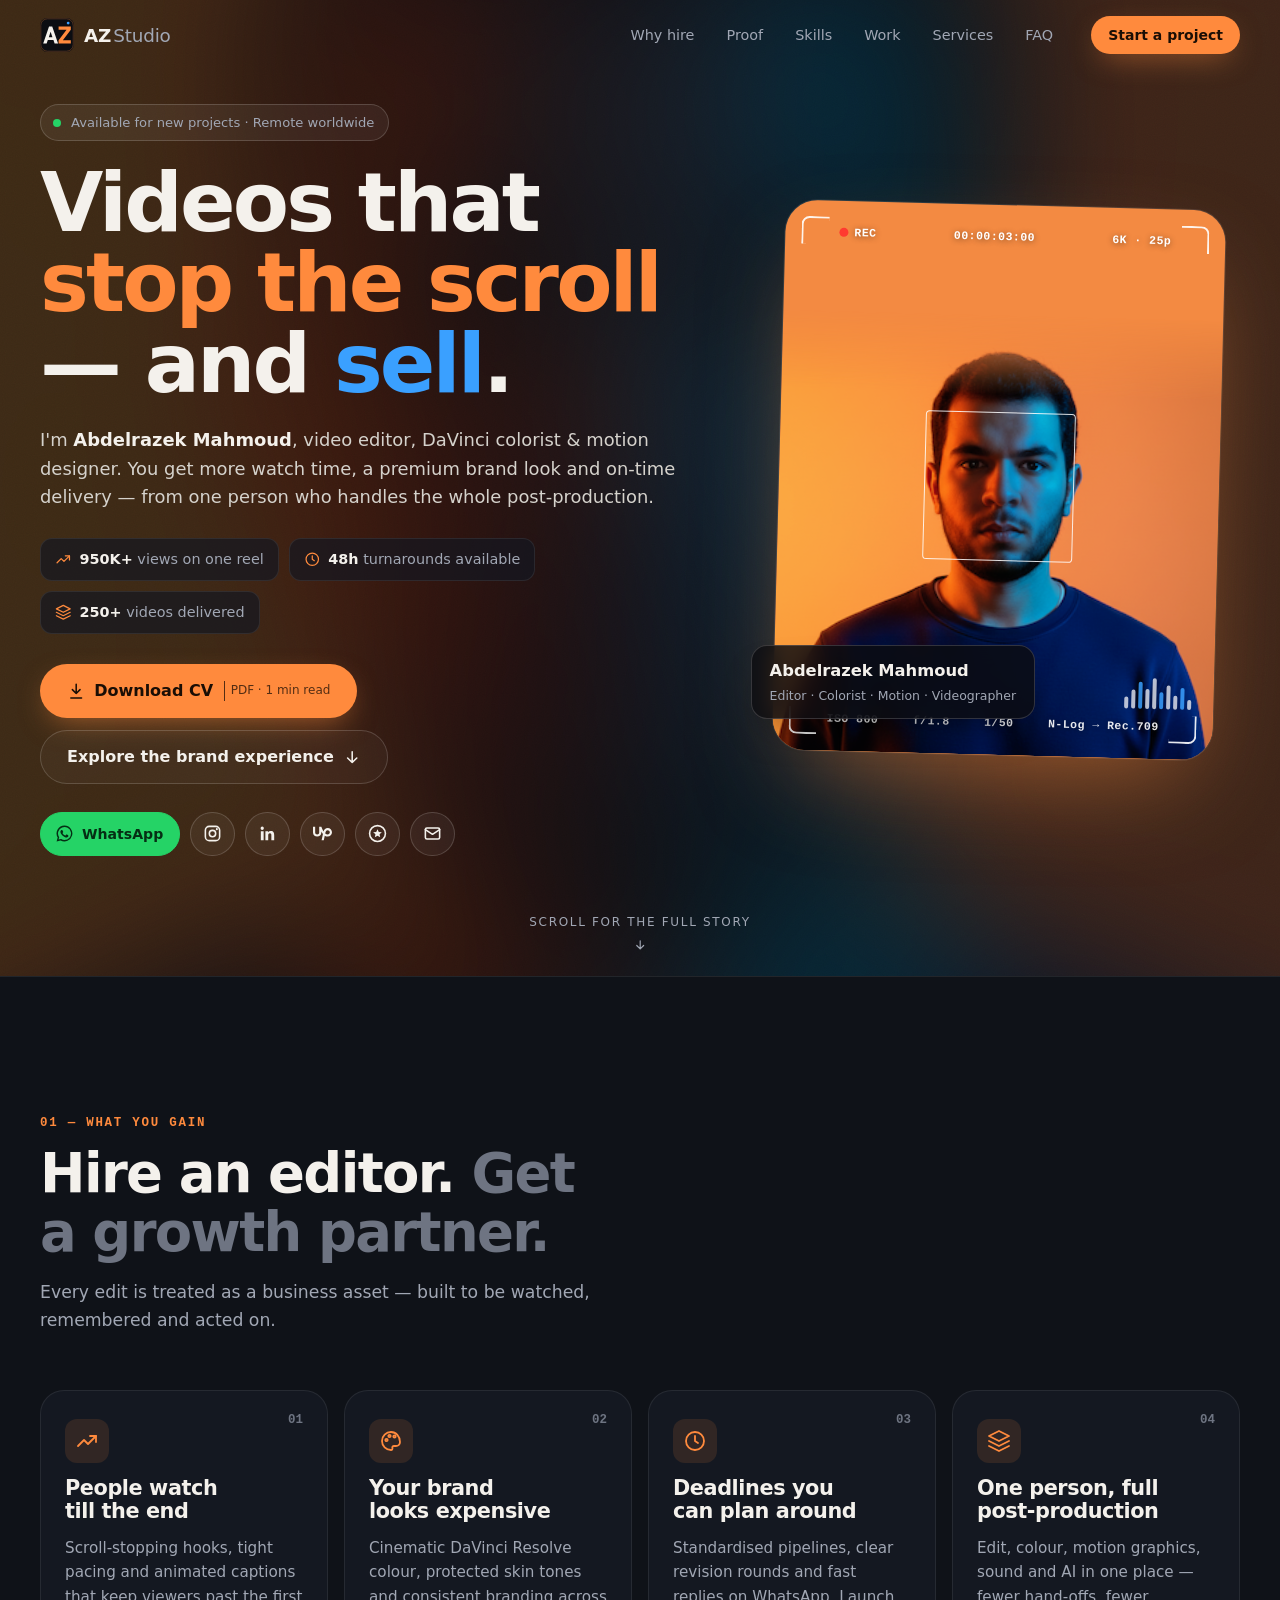
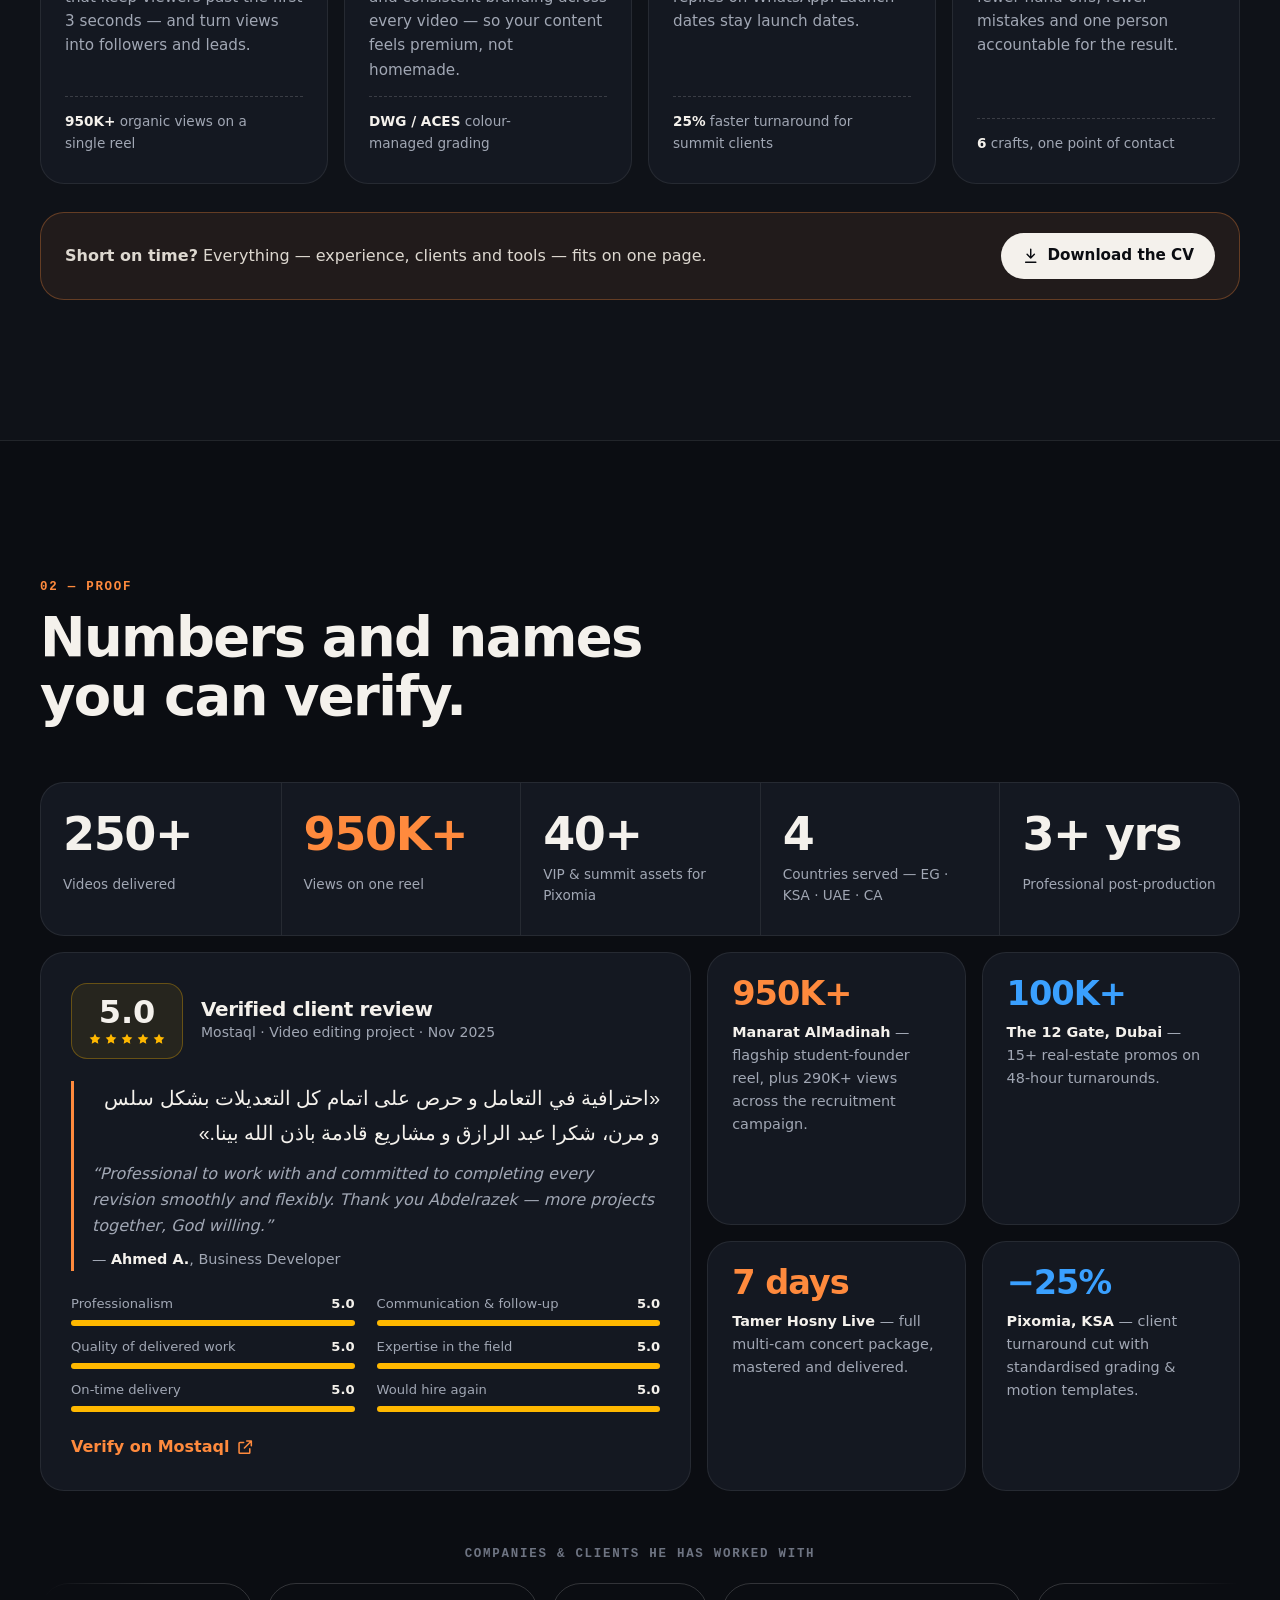
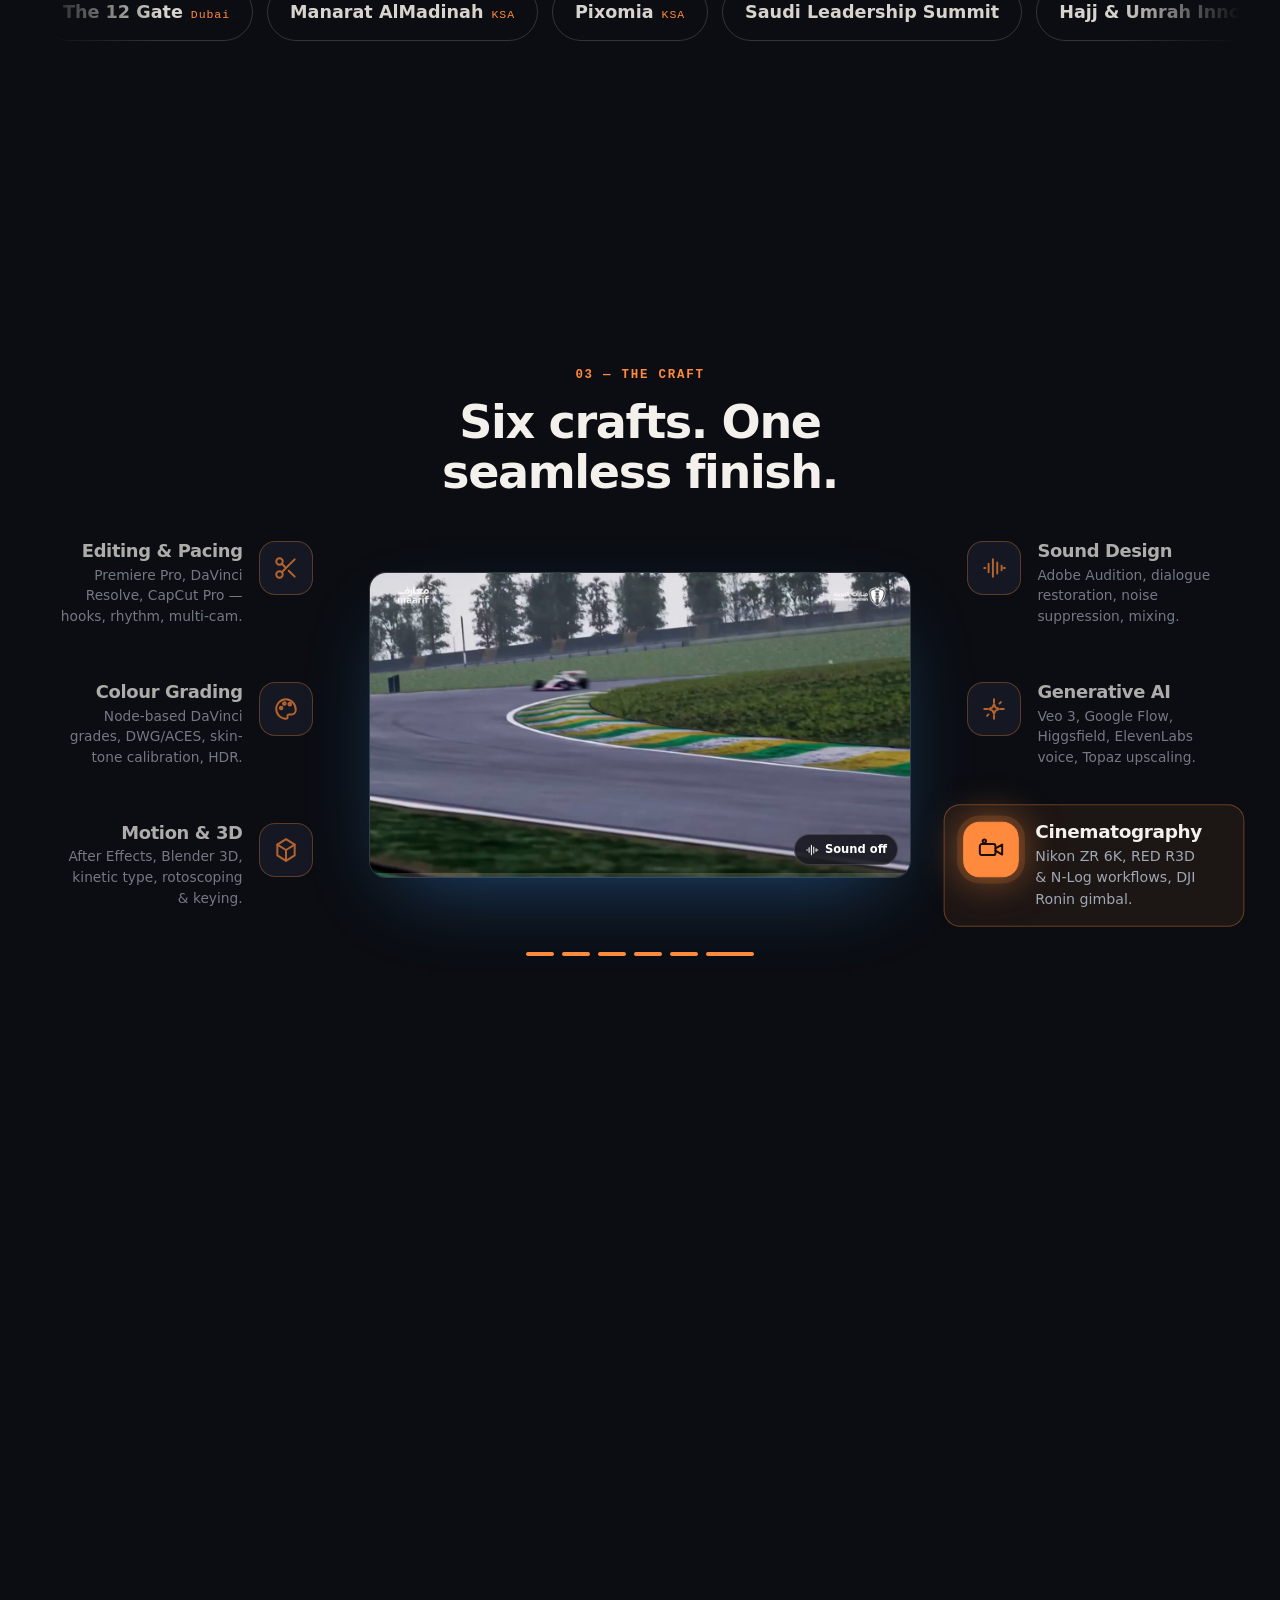
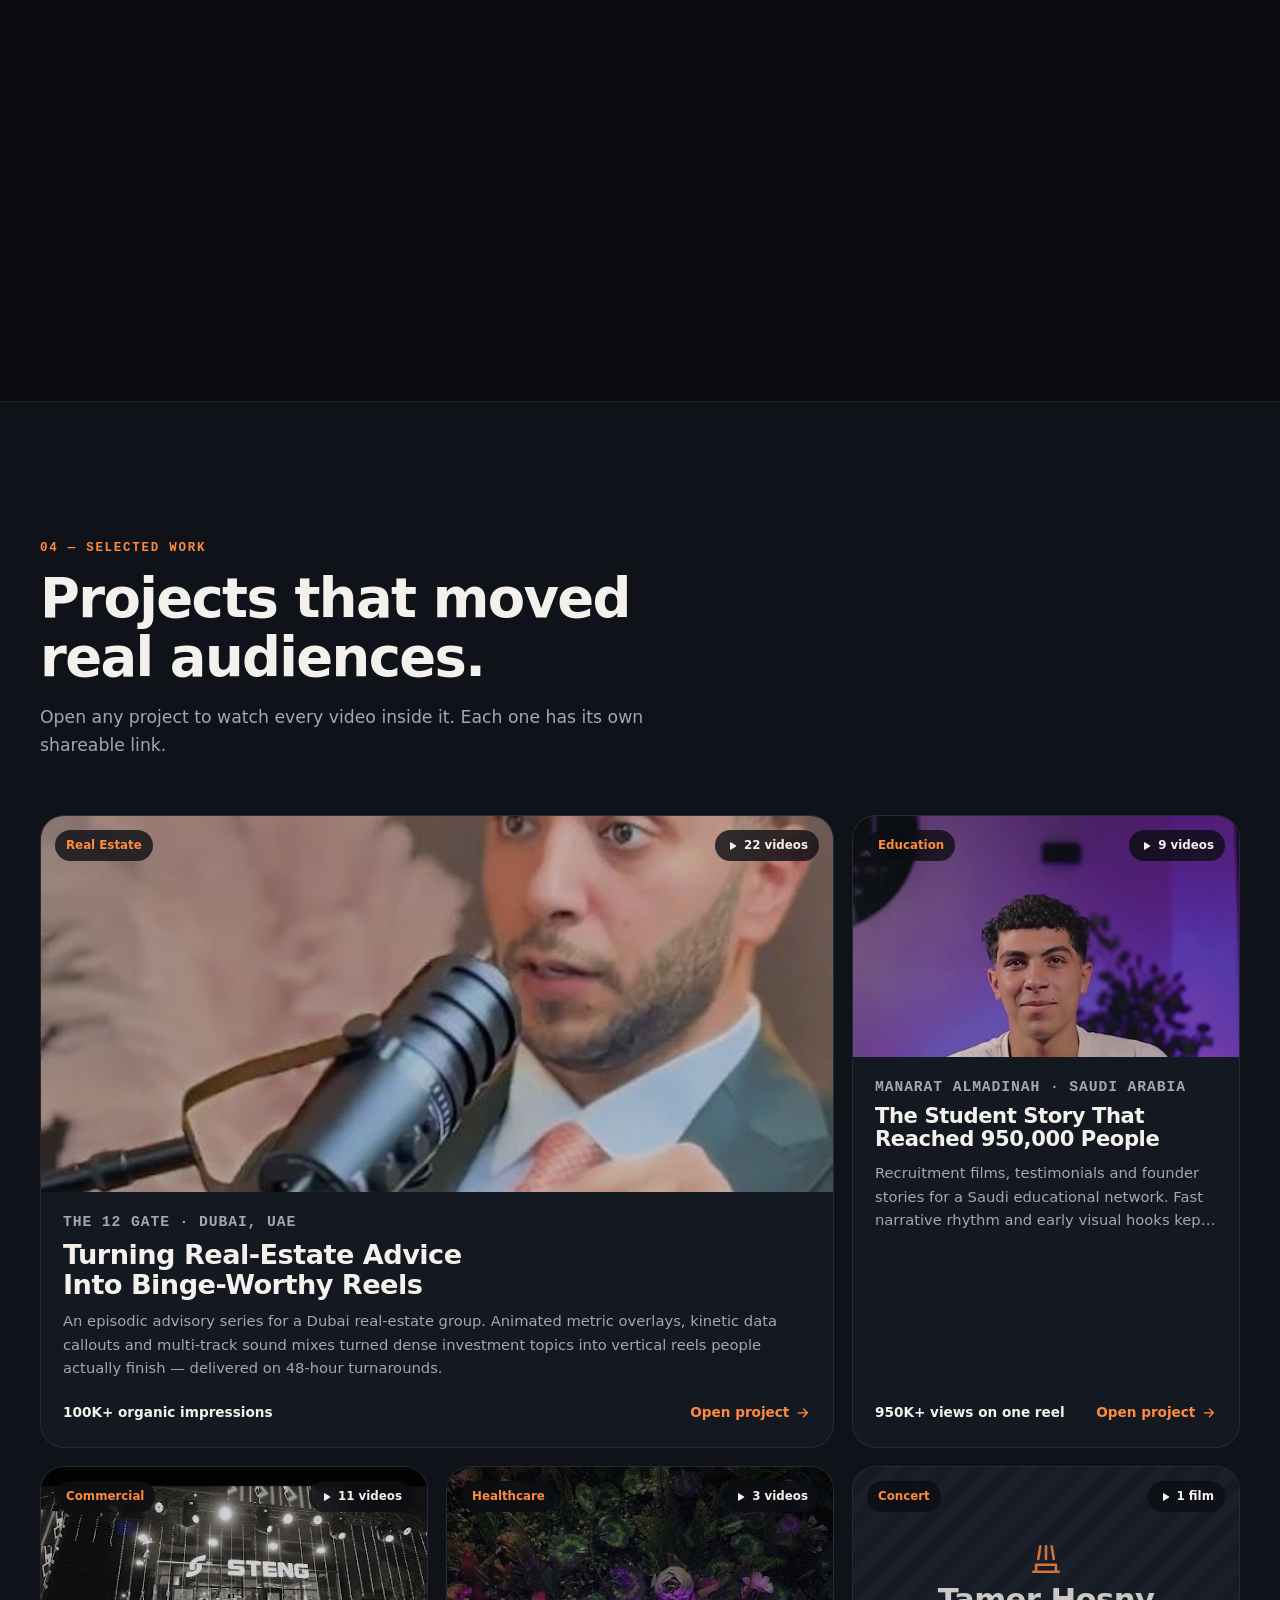
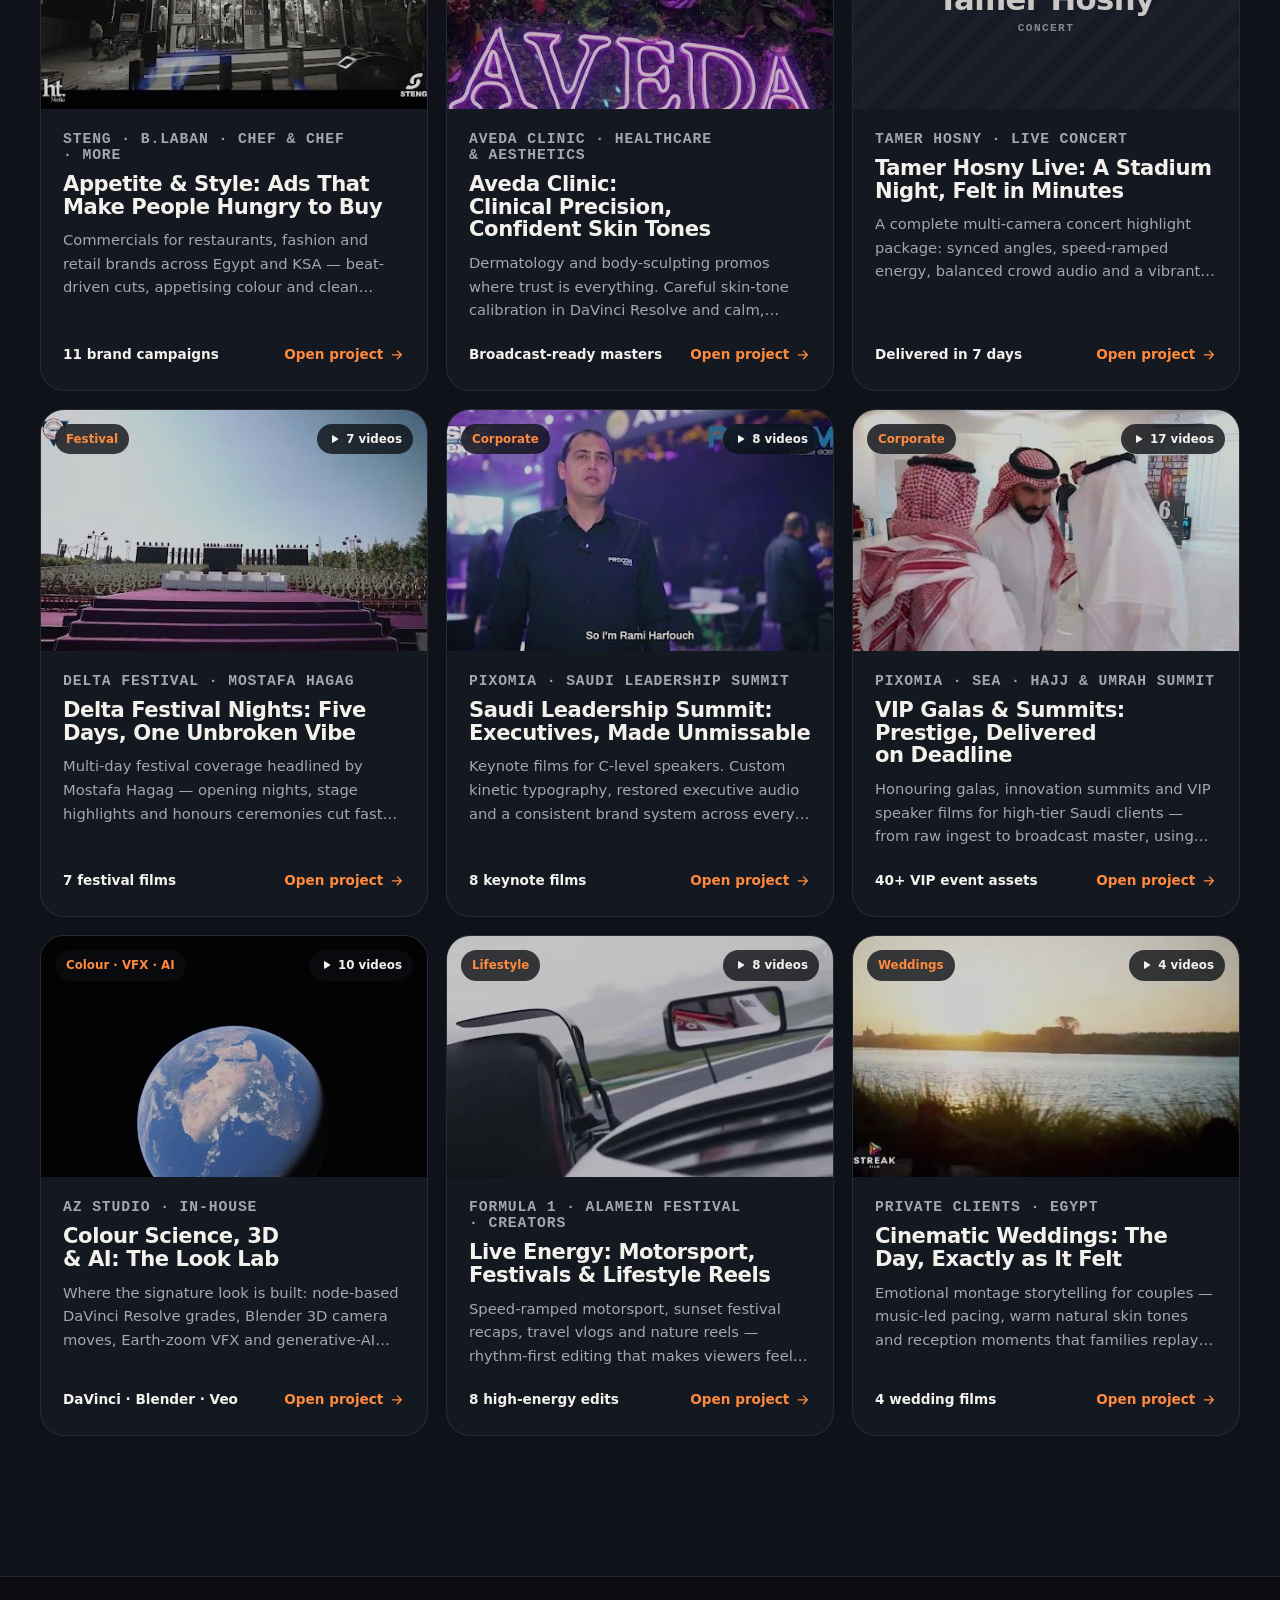
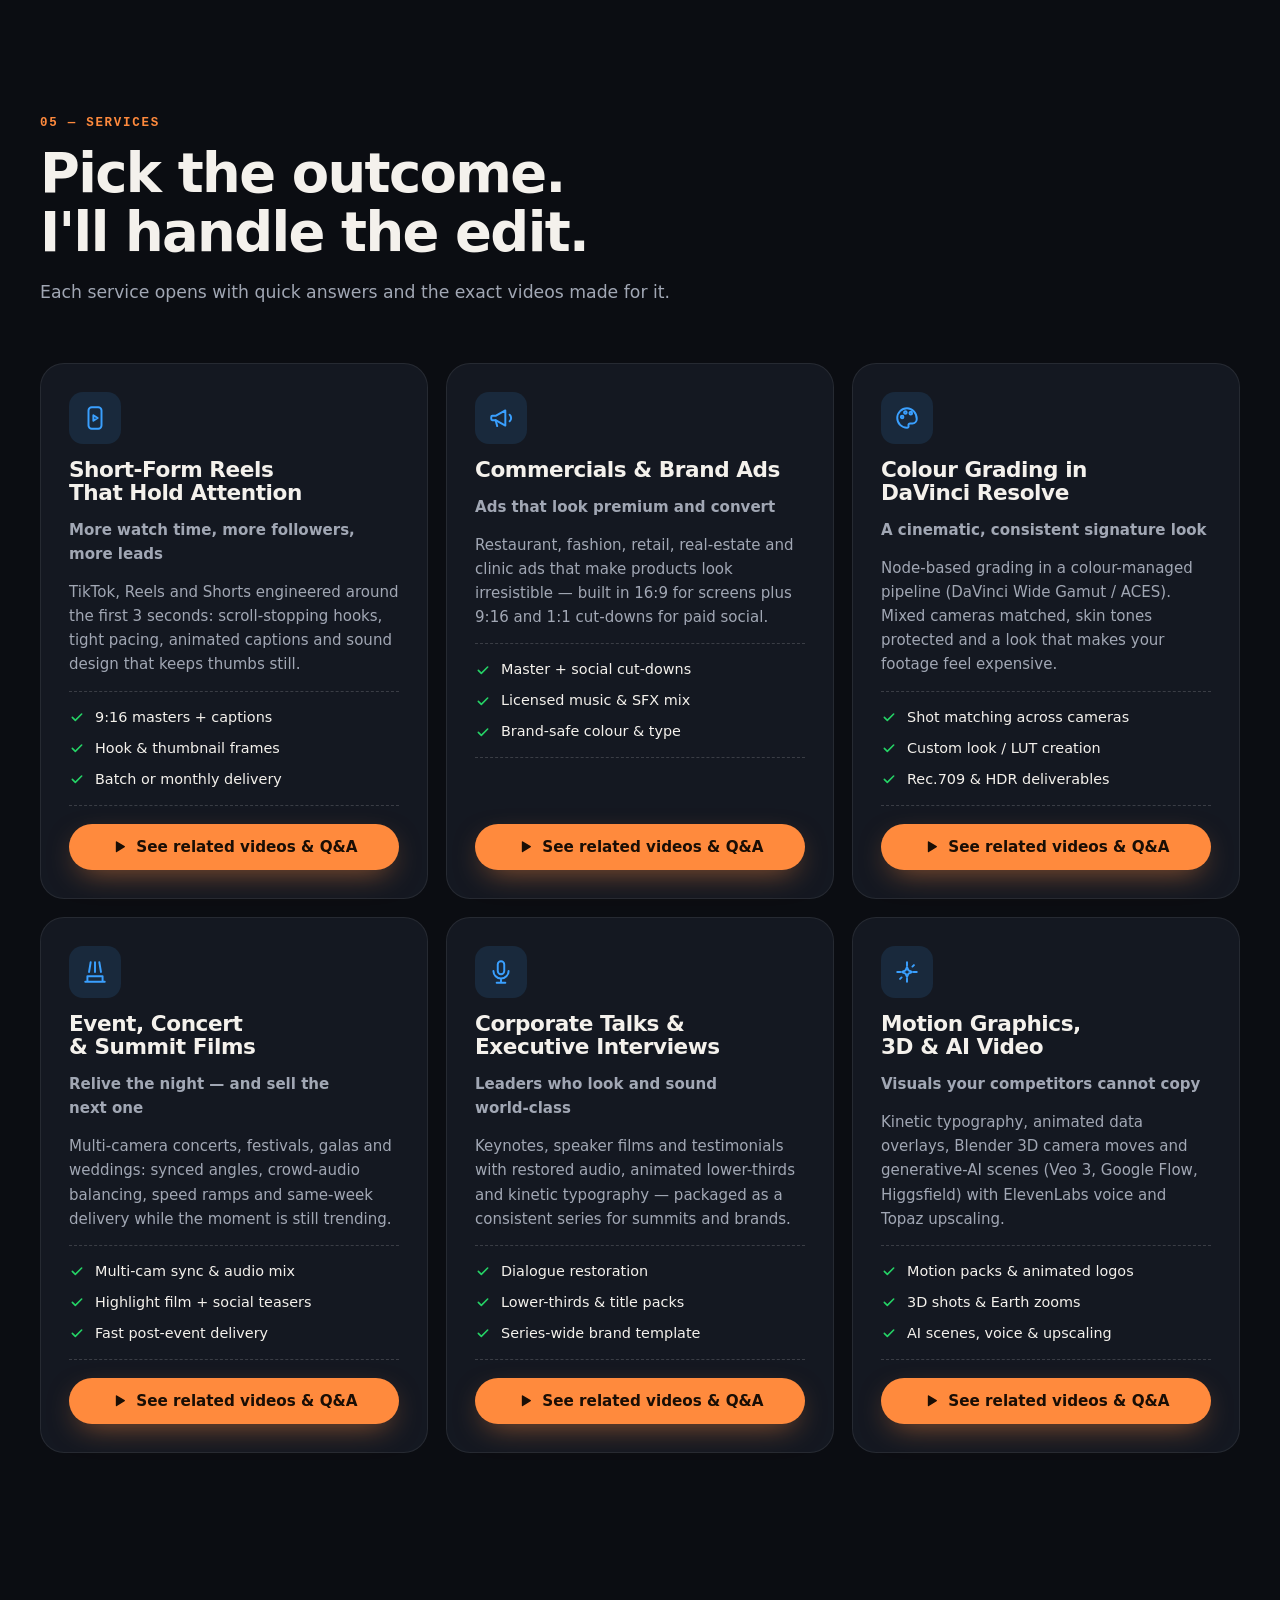
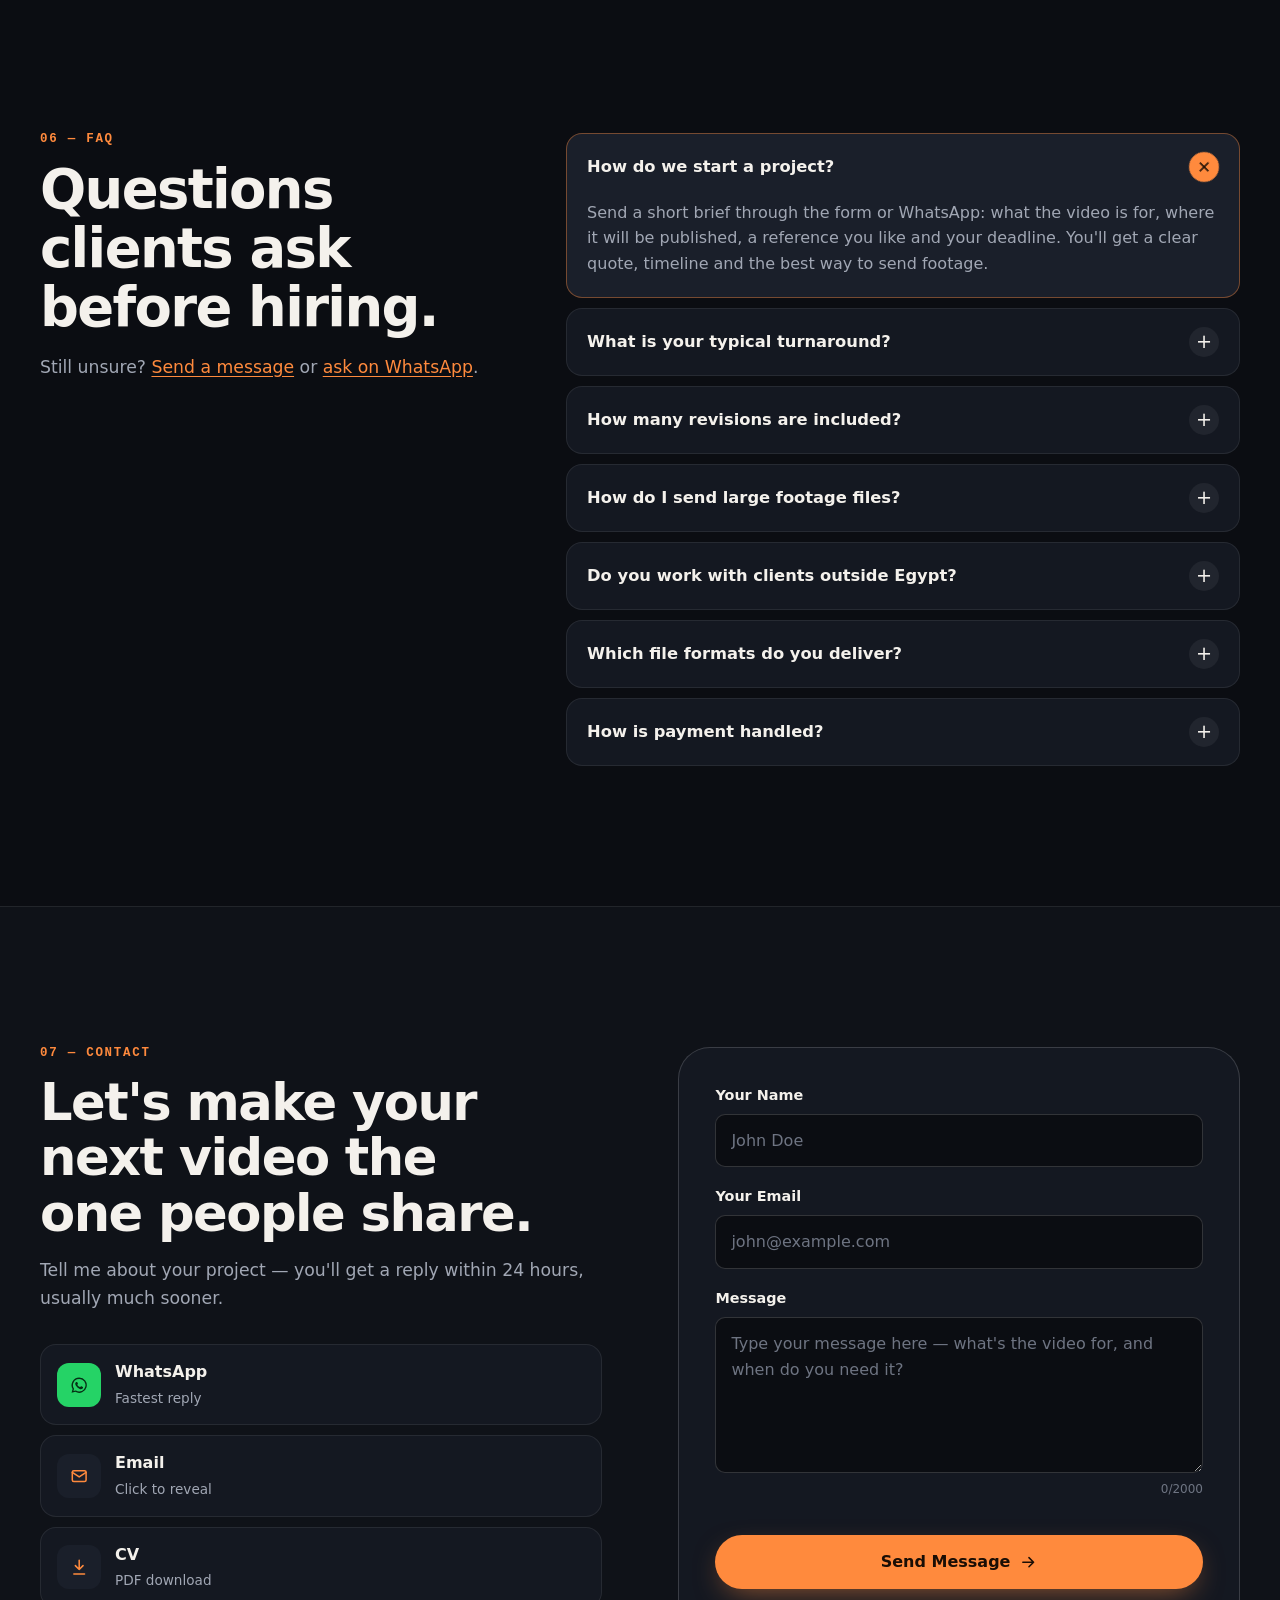
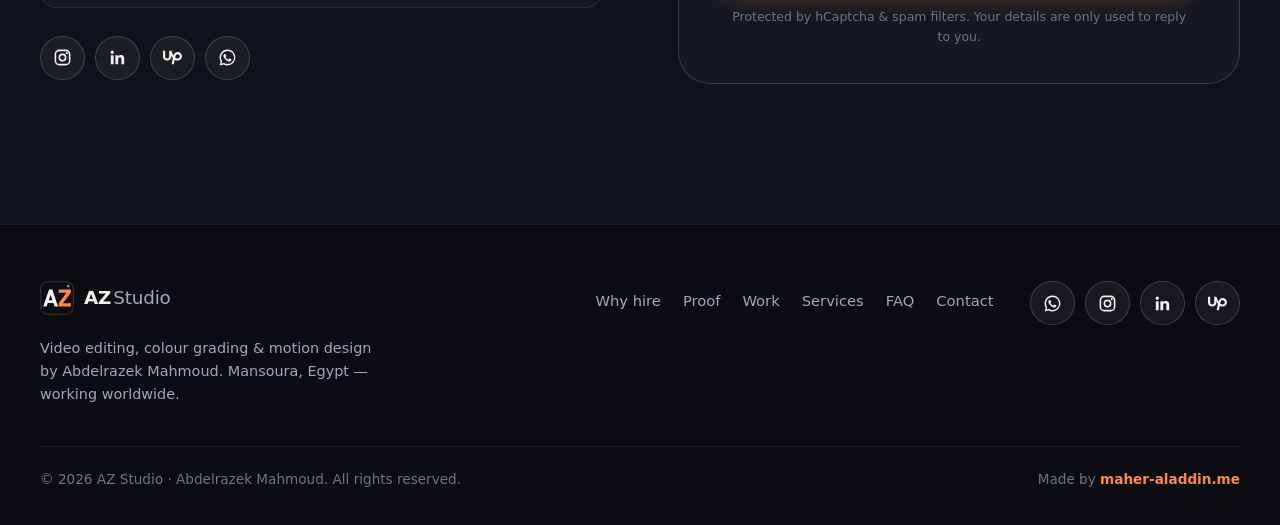
<file: index.html>
<!DOCTYPE html>
<html lang="en" dir="ltr">
<head>
  <meta charset="UTF-8">
  <meta name="viewport" content="width=device-width, initial-scale=1, viewport-fit=cover">

  <!-- Security: GitHub Pages can't send headers, so the policy is declared here -->
  <meta http-equiv="Content-Security-Policy" content="default-src 'self'; script-src 'self' https://web3forms.com https://*.web3forms.com https://hcaptcha.com https://*.hcaptcha.com; style-src 'self' 'unsafe-inline' https://fonts.googleapis.com https://hcaptcha.com https://*.hcaptcha.com; font-src 'self' https://fonts.gstatic.com; img-src 'self' data: https://drive.google.com https://*.googleusercontent.com https://*.hcaptcha.com; media-src 'self'; frame-src https://drive.google.com https://www.instagram.com https://hcaptcha.com https://*.hcaptcha.com; connect-src 'self' https://api.web3forms.com https://web3forms.com https://hcaptcha.com https://*.hcaptcha.com; form-action 'self' https://api.web3forms.com; base-uri 'self'; object-src 'none'">
  <meta name="referrer" content="strict-origin-when-cross-origin">

  <!-- Primary meta -->
  <title>Abdelrazek Mahmoud — Video Editor &amp; Colorist | AZ Studio</title>
  <meta name="description" content="Hire Abdelrazek Mahmoud (AZ Studio): video editor, DaVinci Resolve colorist and motion designer. High-retention reels, commercials and event films — 250+ videos delivered, 950K+ views on a single reel, 5.0★ client rating.">
  <meta name="author" content="Abdelrazek Mahmoud">
  <meta name="keywords" content="video editor, DaVinci Resolve colorist, motion designer, reels editor, commercial video editing, Egypt, Saudi Arabia, UAE, AZ Studio">
  <meta name="robots" content="index, follow, max-image-preview:large">
  <meta name="theme-color" content="#0B0D12">
  <meta name="color-scheme" content="dark">
  <link rel="canonical" href="https://maher-aladdin.me/az_studio/">

  <!-- Open Graph -->
  <meta property="og:type" content="website">
  <meta property="og:site_name" content="AZ Studio">
  <meta property="og:locale" content="en_US">
  <meta property="og:url" content="https://maher-aladdin.me/az_studio/">
  <meta property="og:title" content="Abdelrazek Mahmoud — Videos that stop the scroll and sell">
  <meta property="og:description" content="Video editor, DaVinci colorist & motion designer. 250+ videos delivered for brands in Egypt, KSA, UAE and Canada. Watch the work, download the CV, or start a project.">
  <meta property="og:image" content="https://maher-aladdin.me/az_studio/assets/images/og-image.jpg">
  <meta property="og:image:width" content="1200">
  <meta property="og:image:height" content="630">
  <meta property="og:image:alt" content="Abdelrazek Mahmoud filming with a Nikon cinema camera on a DJI Ronin gimbal">

  <!-- Twitter / X -->
  <meta name="twitter:card" content="summary_large_image">
  <meta name="twitter:title" content="Abdelrazek Mahmoud — Videos that stop the scroll and sell">
  <meta name="twitter:description" content="Video editor, DaVinci colorist & motion designer. 250+ videos delivered. Watch the work or start a project.">
  <meta name="twitter:image" content="https://maher-aladdin.me/az_studio/assets/images/og-image.jpg">

  <!-- Icons -->
  <link rel="icon" href="assets/favicon.svg" type="image/svg+xml">
  <link rel="apple-touch-icon" href="assets/apple-touch-icon.png">
  <link rel="manifest" href="site.webmanifest">

  <!-- Fonts -->
  <link rel="preconnect" href="https://fonts.googleapis.com">
  <link rel="preconnect" href="https://fonts.gstatic.com" crossorigin>
  <link rel="stylesheet" href="https://fonts.googleapis.com/css2?family=Bricolage+Grotesque:opsz,wght@12..96,500..800&family=Inter:wght@400..700&family=Cairo:wght@500;700&display=swap">

  <!-- LCP image -->
  <link rel="preload" as="image" href="assets/images/abdelrazek_portrait_480.jpg" fetchpriority="high">

  <link rel="stylesheet" href="styles.css">

  <!-- Structured data -->
  <script type="application/ld+json">
  {
    "@context": "https://schema.org",
    "@type": "Person",
    "name": "Abdelrazek Mahmoud",
    "alternateName": "AZ Studio",
    "jobTitle": "Video Editor, Colorist & Motion Designer",
    "url": "https://maher-aladdin.me/az_studio/",
    "image": "https://maher-aladdin.me/az_studio/assets/images/abdelrazek_portrait_480.jpg",
    "address": { "@type": "PostalAddress", "addressLocality": "Mansoura", "addressCountry": "EG" },
    "sameAs": [
      "https://www.instagram.com/abdelrazek730/",
      "https://linkedin.com/in/abdelrazek-mahmoud-a8759b308",
      "https://upwork.com/freelancers/abdelrazekmahmoud"
    ]
  }
  </script>

  <script src="data.js" defer></script>
  <script src="thumbs.js" defer></script>
  <script src="app.js" defer></script>
</head>
<body>

  <!-- Icon sprite -->
  <svg class="sprite" aria-hidden="true" focusable="false">
    <symbol id="i-whatsapp" viewBox="0 0 24 24"><path fill="currentColor" d="M12 2a10 10 0 0 0-8.6 15.1L2 22l5-1.3A10 10 0 1 0 12 2Zm0 18.2a8.2 8.2 0 0 1-4.2-1.2l-.3-.2-3 .8.8-2.9-.2-.3A8.2 8.2 0 1 1 12 20.2Zm4.5-6.1c-.2-.1-1.5-.7-1.7-.8s-.4-.1-.6.1-.7.8-.8 1-.3.2-.5.1a6.7 6.7 0 0 1-3.3-2.9c-.3-.4.3-.4.7-1.3.1-.2 0-.3 0-.4l-.8-1.8c-.2-.5-.4-.4-.6-.4h-.5a.9.9 0 0 0-.7.3 2.8 2.8 0 0 0-.9 2.1 4.9 4.9 0 0 0 1 2.6 11.2 11.2 0 0 0 4.3 3.8c1.6.7 2.2.7 3 .6a2.6 2.6 0 0 0 1.7-1.2 2.1 2.1 0 0 0 .2-1.2c-.1-.1-.3-.2-.5-.3Z"/></symbol>
    <symbol id="i-instagram" viewBox="0 0 24 24"><g fill="none" stroke="currentColor" stroke-width="2"><rect x="3" y="3" width="18" height="18" rx="5"/><circle cx="12" cy="12" r="4"/></g><circle cx="17.5" cy="6.5" r="1.3" fill="currentColor"/></symbol>
    <symbol id="i-linkedin" viewBox="0 0 24 24"><path fill="currentColor" d="M20.45 20.45h-3.56v-5.57c0-1.33-.02-3.04-1.85-3.04-1.85 0-2.14 1.45-2.14 2.94v5.67H9.35V9h3.41v1.56h.05a3.74 3.74 0 0 1 3.37-1.85c3.6 0 4.27 2.37 4.27 5.46v6.28ZM5.34 7.43a2.06 2.06 0 1 1 0-4.13 2.06 2.06 0 0 1 0 4.13ZM7.12 20.45H3.56V9h3.56v11.45Z"/></symbol>
    <symbol id="i-upwork" viewBox="0 0 24 24"><path fill="currentColor" d="M18.561 13.158c-1.102 0-2.135-.467-3.074-1.227l.228-1.076.008-.042c.207-1.143.849-3.06 2.839-3.06 1.492 0 2.703 1.212 2.703 2.703-.001 1.489-1.212 2.702-2.704 2.702zm0-8.14c-2.539 0-4.51 1.649-5.31 4.366-1.22-1.834-2.148-4.036-2.687-5.892H7.828v7.112c-.002 1.406-1.141 2.546-2.547 2.548-1.405-.002-2.543-1.143-2.545-2.548V3.492H0v7.112c0 2.914 2.37 5.303 5.281 5.303 2.913 0 5.283-2.389 5.283-5.303v-1.19c.529 1.107 1.182 2.229 1.974 3.221l-1.673 7.873h2.797l1.213-5.71c1.063.679 2.285 1.109 3.686 1.109 3 0 5.439-2.452 5.439-5.45 0-3-2.439-5.439-5.439-5.439z"/></symbol>
    <symbol id="i-mostaql" viewBox="0 0 24 24"><circle cx="12" cy="12" r="10" fill="none" stroke="currentColor" stroke-width="2"/><path fill="currentColor" d="M12 6.5 13.6 10l3.9.4-2.9 2.6.8 3.8L12 14.9l-3.4 1.9.8-3.8-2.9-2.6 3.9-.4Z"/></symbol>
    <symbol id="i-mail" viewBox="0 0 24 24"><g fill="none" stroke="currentColor" stroke-width="2" stroke-linecap="round" stroke-linejoin="round"><rect x="3" y="5" width="18" height="14" rx="2"/><path d="m3 7 9 6 9-6"/></g></symbol>
    <symbol id="i-download" viewBox="0 0 24 24"><g fill="none" stroke="currentColor" stroke-width="2" stroke-linecap="round" stroke-linejoin="round"><path d="M12 3v12M7 10l5 5 5-5M5 21h14"/></g></symbol>
    <symbol id="i-arrow-down" viewBox="0 0 24 24"><path fill="none" stroke="currentColor" stroke-width="2" stroke-linecap="round" stroke-linejoin="round" d="M12 5v14M6 13l6 6 6-6"/></symbol>
    <symbol id="i-arrow-right" viewBox="0 0 24 24"><path fill="none" stroke="currentColor" stroke-width="2" stroke-linecap="round" stroke-linejoin="round" d="M5 12h14M13 6l6 6-6 6"/></symbol>
    <symbol id="i-external" viewBox="0 0 24 24"><path fill="none" stroke="currentColor" stroke-width="2" stroke-linecap="round" stroke-linejoin="round" d="M14 4h6v6M20 4l-9 9M18 14v5a1 1 0 0 1-1 1H5a1 1 0 0 1-1-1V7a1 1 0 0 1 1-1h5"/></symbol>
    <symbol id="i-play" viewBox="0 0 24 24"><path fill="currentColor" d="M8 5.5v13a1 1 0 0 0 1.5.86l10.5-6.5a1 1 0 0 0 0-1.72L9.5 4.64A1 1 0 0 0 8 5.5Z"/></symbol>
    <symbol id="i-close" viewBox="0 0 24 24"><path fill="none" stroke="currentColor" stroke-width="2.2" stroke-linecap="round" d="M6 6l12 12M18 6 6 18"/></symbol>
    <symbol id="i-star" viewBox="0 0 24 24"><path fill="currentColor" d="m12 2.8 2.8 5.8 6.4.9-4.6 4.5 1.1 6.3L12 17.3l-5.7 3 1.1-6.3-4.6-4.5 6.4-.9Z"/></symbol>
    <symbol id="i-check" viewBox="0 0 24 24"><path fill="none" stroke="currentColor" stroke-width="2.4" stroke-linecap="round" stroke-linejoin="round" d="m5 12.5 4.5 4.5L19 7.5"/></symbol>
    <symbol id="i-share" viewBox="0 0 24 24"><g fill="none" stroke="currentColor" stroke-width="2" stroke-linecap="round" stroke-linejoin="round"><circle cx="18" cy="5" r="3"/><circle cx="6" cy="12" r="3"/><circle cx="18" cy="19" r="3"/><path d="m8.6 13.5 6.8 4M15.4 6.5l-6.8 4"/></g></symbol>
    <symbol id="i-image" viewBox="0 0 24 24"><g fill="none" stroke="currentColor" stroke-width="2" stroke-linecap="round" stroke-linejoin="round"><rect x="3" y="3" width="18" height="18" rx="2"/><circle cx="9" cy="9" r="2"/><path d="m21 15-5-5L5 21"/></g></symbol>
    <!-- Skill & service icons -->
    <symbol id="i-cut" viewBox="0 0 24 24"><g fill="none" stroke="currentColor" stroke-width="1.8" stroke-linecap="round" stroke-linejoin="round"><circle cx="6" cy="6" r="3"/><circle cx="6" cy="18" r="3"/><path d="M20 4 8.1 15.9M14.5 14.5 20 20M8.1 8.1 12 12"/></g></symbol>
    <symbol id="i-palette" viewBox="0 0 24 24"><g fill="none" stroke="currentColor" stroke-width="1.8" stroke-linecap="round" stroke-linejoin="round"><path d="M12 3a9 9 0 1 0 0 18c1.1 0 1.7-.9 1.4-1.9-.4-1.2.4-2.1 1.6-2.1H17a4 4 0 0 0 4-4c0-5.5-4-10-9-10Z"/><circle cx="7.5" cy="11" r="1.2"/><circle cx="10.5" cy="7" r="1.2"/><circle cx="15.5" cy="7.5" r="1.2"/></g></symbol>
    <symbol id="i-motion" viewBox="0 0 24 24"><g fill="none" stroke="currentColor" stroke-width="1.8" stroke-linecap="round" stroke-linejoin="round"><path d="M12 2 4 7v10l8 5 8-5V7Z"/><path d="m4 7 8 5 8-5M12 12v10"/></g></symbol>
    <symbol id="i-wave" viewBox="0 0 24 24"><path fill="none" stroke="currentColor" stroke-width="1.8" stroke-linecap="round" d="M3 12h1M7 8v8M11 4v16M15 7v10M19 10v4M22 12h-1"/></symbol>
    <symbol id="i-spark" viewBox="0 0 24 24"><g fill="none" stroke="currentColor" stroke-width="1.8" stroke-linecap="round" stroke-linejoin="round"><path d="M12 3v3M12 18v3M3 12h3M18 12h3"/><path d="M12 7.5 13.4 10.6 16.5 12l-3.1 1.4L12 16.5l-1.4-3.1L7.5 12l3.1-1.4Z"/><path d="m18.4 5.6-1.4 1.4M7 17l-1.4 1.4"/></g></symbol>
    <symbol id="i-camera" viewBox="0 0 24 24"><g fill="none" stroke="currentColor" stroke-width="1.8" stroke-linecap="round" stroke-linejoin="round"><rect x="2" y="7" width="14" height="10" rx="2"/><path d="m16 11 6-3.5v9L16 13"/><circle cx="6" cy="4.5" r="1.5"/></g></symbol>
    <symbol id="i-reel" viewBox="0 0 24 24"><g fill="none" stroke="currentColor" stroke-width="1.8" stroke-linecap="round" stroke-linejoin="round"><rect x="6" y="2" width="12" height="20" rx="3"/><path d="m10.5 9.5 4 2.5-4 2.5Z"/></g></symbol>
    <symbol id="i-megaphone" viewBox="0 0 24 24"><g fill="none" stroke="currentColor" stroke-width="1.8" stroke-linecap="round" stroke-linejoin="round"><path d="M3 11v2a1 1 0 0 0 1 1h3l9 5V5L7 10H4a1 1 0 0 0-1 1Z"/><path d="M7 14l1.5 5.5M20 9a4 4 0 0 1 0 6"/></g></symbol>
    <symbol id="i-stage" viewBox="0 0 24 24"><g fill="none" stroke="currentColor" stroke-width="1.8" stroke-linecap="round" stroke-linejoin="round"><path d="M3 21h18M5 21v-5h14v5"/><path d="M8 3 6.5 12M16 3l1.5 9M12 3v9"/></g></symbol>
    <symbol id="i-mic" viewBox="0 0 24 24"><g fill="none" stroke="currentColor" stroke-width="1.8" stroke-linecap="round" stroke-linejoin="round"><rect x="9" y="2" width="6" height="12" rx="3"/><path d="M5 11a7 7 0 0 0 14 0M12 18v4M8 22h8"/></g></symbol>
    <symbol id="i-clock" viewBox="0 0 24 24"><g fill="none" stroke="currentColor" stroke-width="1.8" stroke-linecap="round" stroke-linejoin="round"><circle cx="12" cy="12" r="9"/><path d="M12 7v5l3 2"/></g></symbol>
    <symbol id="i-trend" viewBox="0 0 24 24"><g fill="none" stroke="currentColor" stroke-width="1.8" stroke-linecap="round" stroke-linejoin="round"><path d="m3 17 6-6 4 4 8-8"/><path d="M15 7h6v6"/></g></symbol>
    <symbol id="i-layers" viewBox="0 0 24 24"><g fill="none" stroke="currentColor" stroke-width="1.8" stroke-linecap="round" stroke-linejoin="round"><path d="m12 2 10 5-10 5L2 7Z"/><path d="m2 12 10 5 10-5M2 17l10 5 10-5"/></g></symbol>
  </svg>

  <a class="skip-link" href="#main">Skip to content</a>

  <!-- ======================= NAV ======================= -->
  <header class="site-header" id="siteHeader">
    <nav class="nav" aria-label="Primary">
      <a class="brand" href="#top" aria-label="AZ Studio — back to top">
        <img src="assets/favicon.svg" alt="" width="34" height="34">
        <span>AZ<b>Studio</b></span>
      </a>
      <ul class="nav-links" id="navLinks">
        <li><a href="#gains">Why hire</a></li>
        <li><a href="#proof">Proof</a></li>
        <li><a href="#skills">Skills</a></li>
        <li><a href="#work">Work</a></li>
        <li><a href="#services">Services</a></li>
        <li><a href="#faq">FAQ</a></li>
      </ul>
      <a class="btn btn-sm btn-accent nav-cta" href="#contact">Start a project</a>
      <button class="nav-toggle" id="navToggle" type="button" aria-expanded="false" aria-controls="navLinks" aria-label="Open menu">
        <span></span><span></span>
      </button>
    </nav>
  </header>

  <main id="main">

    <!-- ======================= 1. HERO — what you gain ======================= -->
    <section class="hero" id="top" aria-labelledby="heroTitle">
      <div class="hero-backdrop" aria-hidden="true">
        <img src="assets/images/abdelrazek_portrait.jpg" alt="" width="150" height="150">
      </div>

      <div class="container hero-grid">
        <div class="hero-copy">
          <p class="eyebrow"><span class="live-dot" aria-hidden="true"></span> Available for new projects · Remote worldwide</p>

          <h1 id="heroTitle" class="hero-title">
            Videos that <span class="hl-orange">stop the scroll</span> — and <span class="hl-blue">sell</span>.
          </h1>

          <!-- Cinematic viewfinder scene (mobile view: placed between title and description) -->
          <div class="hero-scene hero-scene-mobile" aria-hidden="true">
            <div class="viewfinder">
              <div class="vf-photo">
                <img src="assets/images/PORTIFOLIO.png" alt="" width="480" height="480" fetchpriority="high">
                <span class="vf-focus"></span>
              </div>
              <span class="vf-corner tl"></span><span class="vf-corner tr"></span>
              <span class="vf-corner bl"></span><span class="vf-corner br"></span>
              <div class="vf-top">
                <span class="vf-rec"><i></i> REC</span>
                <span class="vf-tc">00:00:00:00</span>
                <span>6K · 25p</span>
              </div>
              <div class="vf-bottom">
                <span>ISO 800</span><span>f/1.8</span><span>1/50</span><span>N-Log → Rec.709</span>
              </div>
              <div class="vf-scopes">
                <i style="--h:.35"></i><i style="--h:.55"></i><i style="--h:.8"></i><i style="--h:.6"></i><i style="--h:.9"></i><i style="--h:.5"></i><i style="--h:.7"></i><i style="--h:.4"></i><i style="--h:.65"></i><i style="--h:.3"></i>
              </div>
            </div>
            <div class="scene-tag">
              <strong>Abdelrazek Mahmoud</strong>
              <span>Editor · Colorist · Motion · Videographer</span>
            </div>
          </div>

          <p class="hero-lead">
            I'm <strong>Abdelrazek Mahmoud</strong>, video editor, DaVinci colorist &amp; motion designer.
            You get more watch time, a premium brand look and on-time delivery — from one person who handles the whole post-production.
          </p>

          <ul class="hero-gains" aria-label="What you gain">
            <li><svg><use href="#i-trend"/></svg><span><b>950K+</b> views on one reel</span></li>
            <li><svg><use href="#i-clock"/></svg><span><b>48h</b> turnarounds available</span></li>
            <li><svg><use href="#i-layers"/></svg><span><b>250+</b> videos delivered</span></li>
          </ul>

          <div class="hero-ctas">
            <a class="btn btn-accent btn-lg" href="Abdelrazek_Mahmoud_CV_Final.pdf" download="Abdelrazek_Mahmoud_CV.pdf">
              <svg><use href="#i-download"/></svg> Download CV <small>PDF · 1 min read</small>
            </a>
            <a class="btn btn-ghost btn-lg" href="#gains">
              Explore the brand experience <svg><use href="#i-arrow-down"/></svg>
            </a>
          </div>

          <div class="social-row" aria-label="Social links">
            <a class="social social-wa" href="https://wa.me/201014673393?text=Hi%20Abdelrazek%2C%20I%20saw%20your%20portfolio%20and%20I%27d%20like%20to%20discuss%20a%20video%20project." target="_blank" rel="noopener" aria-label="WhatsApp"><svg><use href="#i-whatsapp"/></svg><span>WhatsApp</span></a>
            <a class="social" href="https://www.instagram.com/abdelrazek730/" target="_blank" rel="noopener" aria-label="Instagram"><svg><use href="#i-instagram"/></svg></a>
            <a class="social" href="https://linkedin.com/in/abdelrazek-mahmoud-a8759b308" target="_blank" rel="noopener" aria-label="LinkedIn"><svg><use href="#i-linkedin"/></svg></a>
            <a class="social" href="https://upwork.com/freelancers/abdelrazekmahmoud" target="_blank" rel="noopener" aria-label="Upwork"><svg><use href="#i-upwork"/></svg></a>
            <a class="social" href="https://mostaql.com/project/1145753-%D9%86%D8%A8%D8%AD%D8%AB-%D8%B9%D9%86-%D9%85%D8%B5%D9%85%D9%85%D9%85%D8%AD%D8%B1%D8%B1-%D9%81%D9%8A%D8%AF%D9%8A%D9%88-%D9%85%D8%AD%D8%AA%D8%B1%D9%81?deal_id=9122842" target="_blank" rel="noopener" aria-label="Mostaql review"><svg><use href="#i-mostaql"/></svg></a>
            <a class="social js-mail" href="#contact" data-u="abdelrazekwork72" data-d="gmail.com" aria-label="Email"><svg><use href="#i-mail"/></svg></a>
          </div>
        </div>

        <!-- Cinematic viewfinder scene (desktop view: right column) -->
        <div class="hero-scene hero-scene-desktop" aria-hidden="true">
          <div class="viewfinder">
            <div class="vf-photo">
              <img src="assets/images/PORTIFOLIO.png" alt="" width="480" height="480" fetchpriority="high">
              <span class="vf-focus"></span>
            </div>
            <span class="vf-corner tl"></span><span class="vf-corner tr"></span>
            <span class="vf-corner bl"></span><span class="vf-corner br"></span>
            <div class="vf-top">
              <span class="vf-rec"><i></i> REC</span>
              <span class="vf-tc" id="timecode">00:00:00:00</span>
              <span>6K · 25p</span>
            </div>
            <div class="vf-bottom">
              <span>ISO 800</span><span>f/1.8</span><span>1/50</span><span>N-Log → Rec.709</span>
            </div>
            <div class="vf-scopes">
              <i style="--h:.35"></i><i style="--h:.55"></i><i style="--h:.8"></i><i style="--h:.6"></i><i style="--h:.9"></i><i style="--h:.5"></i><i style="--h:.7"></i><i style="--h:.4"></i><i style="--h:.65"></i><i style="--h:.3"></i>
            </div>
          </div>
          <div class="scene-tag">
            <strong>Abdelrazek Mahmoud</strong>
            <span>Editor · Colorist · Motion · Videographer</span>
          </div>
        </div>
      </div>

      <a class="scroll-cue" href="#gains"><span>Scroll for the full story</span><svg><use href="#i-arrow-down"/></svg></a>
    </section>

    <!-- ======================= 2. GAINS ======================= -->
    <section class="section gains" id="gains" aria-labelledby="gainsTitle">
      <div class="container">
        <header class="section-head">
          <p class="kicker">01 — What you gain</p>
          <h2 id="gainsTitle">Hire an editor. <span class="muted">Get a growth partner.</span></h2>
          <p class="section-sub">Every edit is treated as a business asset — built to be watched, remembered and acted on.</p>
        </header>

        <div class="gain-grid">
          <article class="gain-card reveal">
            <span class="gain-num">01</span>
            <svg class="gain-icon"><use href="#i-trend"/></svg>
            <h3>People watch till the end</h3>
            <p>Scroll-stopping hooks, tight pacing and animated captions that keep viewers past the first 3 seconds — and turn views into followers and leads.</p>
            <p class="gain-proof"><b>950K+</b> organic views on a single reel</p>
          </article>
          <article class="gain-card reveal">
            <span class="gain-num">02</span>
            <svg class="gain-icon"><use href="#i-palette"/></svg>
            <h3>Your brand looks expensive</h3>
            <p>Cinematic DaVinci Resolve colour, protected skin tones and consistent branding across every video — so your content feels premium, not homemade.</p>
            <p class="gain-proof"><b>DWG / ACES</b> colour-managed grading</p>
          </article>
          <article class="gain-card reveal">
            <span class="gain-num">03</span>
            <svg class="gain-icon"><use href="#i-clock"/></svg>
            <h3>Deadlines you can plan around</h3>
            <p>Standardised pipelines, clear revision rounds and fast replies on WhatsApp. Launch dates stay launch dates.</p>
            <p class="gain-proof"><b>25%</b> faster turnaround for summit clients</p>
          </article>
          <article class="gain-card reveal">
            <span class="gain-num">04</span>
            <svg class="gain-icon"><use href="#i-layers"/></svg>
            <h3>One person, full post-production</h3>
            <p>Edit, colour, motion graphics, sound and AI in one place — fewer hand-offs, fewer mistakes and one person accountable for the result.</p>
            <p class="gain-proof"><b>6</b> crafts, one point of contact</p>
          </article>
        </div>

        <div class="cv-strip reveal">
          <p><strong>Short on time?</strong> Everything — experience, clients and tools — fits on one page.</p>
          <a class="btn btn-light" href="Abdelrazek_Mahmoud_CV_Final.pdf" download="Abdelrazek_Mahmoud_CV.pdf"><svg><use href="#i-download"/></svg> Download the CV</a>
        </div>
      </div>
    </section>

    <!-- ======================= 3. TRUST / PROOF ======================= -->
    <section class="section proof" id="proof" aria-labelledby="proofTitle">
      <div class="container">
        <header class="section-head">
          <p class="kicker">02 — Proof</p>
          <h2 id="proofTitle">Numbers and names you can verify.</h2>
        </header>

        <ul class="stats" aria-label="Key numbers">
          <li class="stat"><b data-count="250" data-suffix="+">250+</b><span>Videos delivered</span></li>
          <li class="stat"><b data-count="950" data-suffix="K+">950K+</b><span>Views on one reel</span></li>
          <li class="stat"><b data-count="40" data-suffix="+">40+</b><span>VIP &amp; summit assets for Pixomia</span></li>
          <li class="stat"><b data-count="4">4</b><span>Countries served — EG · KSA · UAE · CA</span></li>
          <li class="stat"><b data-count="3" data-suffix="+ yrs">3+ yrs</b><span>Professional post-production</span></li>
        </ul>

        <div class="proof-grid">
          <!-- Verified review -->
          <article class="review-card reveal" aria-labelledby="reviewTitle">
            <div class="review-top">
              <div class="rating-big">
                <b>5.0</b>
                <span class="stars" aria-label="5 out of 5 stars"><svg><use href="#i-star"/></svg><svg><use href="#i-star"/></svg><svg><use href="#i-star"/></svg><svg><use href="#i-star"/></svg><svg><use href="#i-star"/></svg></span>
              </div>
              <div>
                <h3 id="reviewTitle">Verified client review</h3>
                <p class="muted small">Mostaql · Video editing project · Nov 2025</p>
              </div>
            </div>

            <blockquote class="review-quote">
              <p lang="ar" dir="rtl">«احترافية في التعامل و حرص على اتمام كل التعديلات بشكل سلس و مرن، شكرا عبد الرازق و مشاريع قادمة باذن الله بينا.»</p>
              <p class="review-en">“Professional to work with and committed to completing every revision smoothly and flexibly. Thank you Abdelrazek — more projects together, God willing.”</p>
              <footer>— <b>Ahmed A.</b>, Business Developer</footer>
            </blockquote>

            <ul class="rating-bars" aria-label="Rating breakdown">
              <li><span>Professionalism</span><i></i><b>5.0</b></li>
              <li><span>Communication &amp; follow-up</span><i></i><b>5.0</b></li>
              <li><span>Quality of delivered work</span><i></i><b>5.0</b></li>
              <li><span>Expertise in the field</span><i></i><b>5.0</b></li>
              <li><span>On-time delivery</span><i></i><b>5.0</b></li>
              <li><span>Would hire again</span><i></i><b>5.0</b></li>
            </ul>

            <a class="link-arrow" href="https://mostaql.com/project/1145753-%D9%86%D8%A8%D8%AD%D8%AB-%D8%B9%D9%86-%D9%85%D8%B5%D9%85%D9%85%D9%85%D8%AD%D8%B1%D8%B1-%D9%81%D9%8A%D8%AF%D9%8A%D9%88-%D9%85%D8%AD%D8%AA%D8%B1%D9%81?deal_id=9122842" target="_blank" rel="noopener">Verify on Mostaql <svg><use href="#i-external"/></svg></a>
          </article>

          <!-- Results highlights -->
          <div class="results">
            <article class="result-card reveal">
              <p class="result-num">950K+</p>
              <p><b>Manarat AlMadinah</b> — flagship student-founder reel, plus 290K+ views across the recruitment campaign.</p>
            </article>
            <article class="result-card reveal">
              <p class="result-num">100K+</p>
              <p><b>The 12 Gate, Dubai</b> — 15+ real-estate promos on 48-hour turnarounds.</p>
            </article>
            <article class="result-card reveal">
              <p class="result-num">7 days</p>
              <p><b>Tamer Hosny Live</b> — full multi-cam concert package, mastered and delivered.</p>
            </article>
            <article class="result-card reveal">
              <p class="result-num">−25%</p>
              <p><b>Pixomia, KSA</b> — client turnaround cut with standardised grading &amp; motion templates.</p>
            </article>
          </div>
        </div>

        <div class="clients" aria-labelledby="clientsTitle">
          <p class="clients-title" id="clientsTitle">Companies &amp; clients he has worked with</p>
          <div class="marquee">
            <ul class="marquee-track">
              <li>The 12 Gate <small>Dubai</small></li>
              <li>Manarat AlMadinah <small>KSA</small></li>
              <li>Pixomia <small>KSA</small></li>
              <li>Saudi Leadership Summit</li>
              <li>Hajj &amp; Umrah Innovation Summit</li>
              <li>Tamer Hosny Live</li>
              <li>Delta Festival</li>
              <li>HT Media</li>
              <li>STENG Fashion</li>
              <li>Aveda Clinic</li>
              <li>B.Laban</li>
              <li>Chef &amp; Chef</li>
              <li>Al Madina Int'l School</li>
              <li>Hamdy Real Estate</li>
            </ul>
          </div>
        </div>
      </div>
    </section>

    <!-- ======================= 4. SKILLS (scroll-driven) ======================= -->
    <section class="skills" id="skills" aria-labelledby="skillsTitle">
      <div class="skills-stage">
        <div class="container skills-inner">
          <header class="section-head center">
            <p class="kicker">03 — The craft</p>
            <h2 id="skillsTitle">Six crafts. One seamless finish.</h2>
          </header>

          <div class="skills-layout">
            <ul class="skill-list left">
              <li class="skill" data-i="0">
                <span class="skill-ico"><svg><use href="#i-cut"/></svg></span>
                <div><h3>Editing &amp; Pacing</h3><p>Premiere Pro, DaVinci Resolve, CapCut Pro — hooks, rhythm, multi-cam.</p></div>
              </li>
              <li class="skill" data-i="1">
                <span class="skill-ico"><svg><use href="#i-palette"/></svg></span>
                <div><h3>Colour Grading</h3><p>Node-based DaVinci grades, DWG/ACES, skin-tone calibration, HDR.</p></div>
              </li>
              <li class="skill" data-i="2">
                <span class="skill-ico"><svg><use href="#i-motion"/></svg></span>
                <div><h3>Motion &amp; 3D</h3><p>After Effects, Blender 3D, kinetic type, rotoscoping &amp; keying.</p></div>
              </li>
            </ul>

            <div class="skills-video">
              <div class="video-frame" id="skillsVideoFrame" data-ar="16/9">
                <video id="skillsVideo"
                  src="assets/videos/skills/craft_0_editing.mp4"
                  poster="assets/videos/skills/craft_0_editing.jpg"
                  muted
                  playsinline
                  loop
                  preload="metadata"
                  aria-label="Editing &amp; Pacing showcase by Abdelrazek Mahmoud">
                </video>
                <button type="button" class="video-sound" id="videoSoundBtn" aria-label="Unmute audio"><svg aria-hidden="true"><use href="#i-wave"/></svg><span>Sound off</span></button>
                <div class="video-progress" aria-hidden="true"><i id="skillsProgress"></i></div>
              </div>
              <p class="skill-caption" id="skillCaption" aria-live="polite"></p>
            </div>

            <ul class="skill-list right">
              <li class="skill" data-i="3">
                <span class="skill-ico"><svg><use href="#i-wave"/></svg></span>
                <div><h3>Sound Design</h3><p>Adobe Audition, dialogue restoration, noise suppression, mixing.</p></div>
              </li>
              <li class="skill" data-i="4">
                <span class="skill-ico"><svg><use href="#i-spark"/></svg></span>
                <div><h3>Generative AI</h3><p>Veo 3, Google Flow, Higgsfield, ElevenLabs voice, Topaz upscaling.</p></div>
              </li>
              <li class="skill" data-i="5">
                <span class="skill-ico"><svg><use href="#i-camera"/></svg></span>
                <div><h3>Cinematography</h3><p>Nikon ZR 6K, RED R3D &amp; N-Log workflows, DJI Ronin gimbal.</p></div>
              </li>
            </ul>
          </div>

          <div class="skills-steps" aria-hidden="true"><i></i><i></i><i></i><i></i><i></i><i></i></div>
        </div>
      </div>
    </section>

    <!-- ======================= 5. WORK / PROJECTS ======================= -->
    <section class="section work" id="work" aria-labelledby="workTitle">
      <div class="container">
        <header class="section-head">
          <p class="kicker">04 — Selected work</p>
          <h2 id="workTitle">Projects that moved real audiences.</h2>
          <p class="section-sub">Open any project to watch every video inside it. Each one has its own shareable link.</p>
        </header>
        <div class="project-grid" id="projectGrid">
          <noscript><p>Enable JavaScript to browse projects, or <a href="https://drive.google.com/drive/folders/1EiLpzzOPffgQSTp8mGIxC4EHzYlcwhOL">open the full portfolio on Google Drive</a>.</p></noscript>
        </div>
      </div>
    </section>

    <!-- ======================= 6. SERVICES ======================= -->
    <section class="section services" id="services" aria-labelledby="servicesTitle">
      <div class="container">
        <header class="section-head">
          <p class="kicker">05 — Services</p>
          <h2 id="servicesTitle">Pick the outcome. I'll handle the edit.</h2>
          <p class="section-sub">Each service opens with quick answers and the exact videos made for it.</p>
        </header>
        <div class="service-grid" id="serviceGrid"></div>
      </div>
    </section>

    <!-- ======================= 7. FAQ ======================= -->
    <section class="section faq" id="faq" aria-labelledby="faqTitle">
      <div class="container faq-layout">
        <header class="section-head">
          <p class="kicker">06 — FAQ</p>
          <h2 id="faqTitle">Questions clients ask before hiring.</h2>
          <p class="section-sub">Still unsure? <a href="#contact">Send a message</a> or <a href="https://wa.me/201014673393" target="_blank" rel="noopener">ask on WhatsApp</a>.</p>
        </header>

        <div class="faq-list">
          <details name="faq" class="qa" open>
            <summary>How do we start a project?</summary>
            <div class="qa-body"><p>Send a short brief through the form or WhatsApp: what the video is for, where it will be published, a reference you like and your deadline. You'll get a clear quote, timeline and the best way to send footage.</p></div>
          </details>
          <details name="faq" class="qa">
            <summary>What is your typical turnaround?</summary>
            <div class="qa-body"><p>Short-form reels usually take 24–72 hours, commercials 3–7 days and multi-cam event films about a week. Rush 48-hour delivery is available for launches and campaigns.</p></div>
          </details>
          <details name="faq" class="qa">
            <summary>How many revisions are included?</summary>
            <div class="qa-body"><p>Every project includes structured revision rounds with time-stamped feedback, so changes are fast and precise. The goal is simple: you approve a cut you're proud to publish.</p></div>
          </details>
          <details name="faq" class="qa">
            <summary>How do I send large footage files?</summary>
            <div class="qa-body"><p>Google Drive, Dropbox, WeTransfer or Frame.io all work. For 6K/RAW projects, lightweight proxies keep editing fast regardless of distance.</p></div>
          </details>
          <details name="faq" class="qa">
            <summary>Do you work with clients outside Egypt?</summary>
            <div class="qa-body"><p>Yes — most clients are remote, across Saudi Arabia, the UAE and Canada. Communication is in Arabic or English, and time zones are planned into the schedule.</p></div>
          </details>
          <details name="faq" class="qa">
            <summary>Which file formats do you deliver?</summary>
            <div class="qa-body"><p>H.264/H.265 for social, ProRes 422 HQ or DNxHR for broadcast, in 9:16, 16:9, 1:1 or 4:5 — plus SRT subtitles and project files on request.</p></div>
          </details>
          <details name="faq" class="qa">
            <summary>How is payment handled?</summary>
            <div class="qa-body"><p>Through trusted platforms such as Upwork or Mostaql, or directly by agreement. Larger projects are split into milestones so you only pay as work is approved.</p></div>
          </details>
        </div>
      </div>
    </section>

    <!-- ======================= 8. CONTACT ======================= -->
    <section class="section contact" id="contact" aria-labelledby="contactTitle">
      <div class="container contact-grid">
        <div class="contact-copy">
          <p class="kicker">07 — Contact</p>
          <h2 id="contactTitle">Let's make your next video the one people share.</h2>
          <p class="section-sub">Tell me about your project — you'll get a reply within 24 hours, usually much sooner.</p>

          <ul class="contact-channels">
            <li>
              <a href="https://wa.me/201014673393?text=Hi%20Abdelrazek%2C%20I%27d%20like%20to%20discuss%20a%20video%20project." target="_blank" rel="noopener">
                <span class="ch-ico wa"><svg><use href="#i-whatsapp"/></svg></span>
                <span><b>WhatsApp</b><small>Fastest reply</small></span>
              </a>
            </li>
            <li>
              <a class="js-mail" href="#emailForm" data-u="abdelrazekwork72" data-d="gmail.com">
                <span class="ch-ico"><svg><use href="#i-mail"/></svg></span>
                <span><b>Email</b><small class="js-mail-text">Click to reveal</small></span>
              </a>
            </li>
            <li>
              <a href="Abdelrazek_Mahmoud_CV_Final.pdf" download="Abdelrazek_Mahmoud_CV.pdf">
                <span class="ch-ico"><svg><use href="#i-download"/></svg></span>
                <span><b>CV</b><small>PDF download</small></span>
              </a>
            </li>
          </ul>

          <div class="social-row">
            <a class="social" href="https://www.instagram.com/abdelrazek730/" target="_blank" rel="noopener" aria-label="Instagram"><svg><use href="#i-instagram"/></svg></a>
            <a class="social" href="https://linkedin.com/in/abdelrazek-mahmoud-a8759b308" target="_blank" rel="noopener" aria-label="LinkedIn"><svg><use href="#i-linkedin"/></svg></a>
            <a class="social" href="https://upwork.com/freelancers/abdelrazekmahmoud" target="_blank" rel="noopener" aria-label="Upwork"><svg><use href="#i-upwork"/></svg></a>
            <a class="social" href="https://wa.me/201014673393" target="_blank" rel="noopener" aria-label="WhatsApp"><svg><use href="#i-whatsapp"/></svg></a>
          </div>
        </div>

        <div class="form-card">
          <form id="emailForm" class="contact-form" method="POST" action="https://api.web3forms.com/submit" novalidate>
            <!-- Replace with your real Web3Forms Access Key -->
            <input type="hidden" name="access_key" value="YOUR_ACCESS_KEY_HERE">
            <input type="hidden" name="subject" value="New project enquiry — AZ Studio website">
            <input type="hidden" name="from_name" value="AZ Studio Website">

            <!-- Native Web3Forms Honeypot Spam Protection (Hidden from real users) -->
            <input type="checkbox" name="botcheck" class="hidden" style="display: none;" tabindex="-1" autocomplete="off">
            <!-- Extra decoy field: bots fill every text input, humans never see it -->
            <div class="hp-field" aria-hidden="true">
              <label for="website">Website</label>
              <input type="text" id="website" name="website_url" tabindex="-1" autocomplete="off">
            </div>

            <div class="field">
              <label for="cfName">Your Name</label>
              <input type="text" id="cfName" name="name" placeholder="John Doe" required minlength="2" maxlength="80" autocomplete="name" enterkeyhint="next">
              <p class="field-error" id="cfNameErr" aria-live="polite"></p>
            </div>

            <div class="field">
              <label for="cfEmail">Your Email</label>
              <input type="email" id="cfEmail" name="email" placeholder="john@example.com" required maxlength="120" autocomplete="email" autocapitalize="off" autocorrect="off" spellcheck="false" enterkeyhint="next">
              <p class="field-error" id="cfEmailErr" aria-live="polite"></p>
            </div>

            <div class="field">
              <label for="cfMessage">Message</label>
              <textarea id="cfMessage" name="message" rows="5" placeholder="Type your message here — what's the video for, and when do you need it?" required minlength="10" maxlength="2000"></textarea>
              <p class="field-hint"><span id="cfCount">0</span>/2000</p>
              <p class="field-error" id="cfMessageErr" aria-live="polite"></p>
            </div>

            <!-- Web3Forms free hCaptcha (enable hCaptcha in your Web3Forms dashboard) -->
            <div class="h-captcha" data-captcha="true" data-theme="dark"></div>

            <button type="submit" id="submitBtn" class="btn btn-accent btn-lg btn-block">Send Message <svg><use href="#i-arrow-right"/></svg></button>
            <p class="form-status" id="formStatus" role="status" aria-live="polite"></p>
            <p class="form-note">Protected by hCaptcha &amp; spam filters. Your details are only used to reply to you.</p>
          </form>
        </div>
      </div>
    </section>
  </main>

  <!-- ======================= FOOTER ======================= -->
  <footer class="site-footer">
    <div class="container footer-grid">
      <div class="footer-brand">
        <a class="brand" href="#top"><img src="assets/favicon.svg" alt="" width="34" height="34"><span>AZ<b>Studio</b></span></a>
        <p class="muted">Video editing, colour grading &amp; motion design by Abdelrazek Mahmoud. Mansoura, Egypt — working worldwide.</p>
      </div>
      <nav class="footer-nav" aria-label="Footer">
        <a href="#gains">Why hire</a><a href="#proof">Proof</a><a href="#work">Work</a><a href="#services">Services</a><a href="#faq">FAQ</a><a href="#contact">Contact</a>
      </nav>
      <div class="social-row">
        <a class="social" href="https://wa.me/201014673393" target="_blank" rel="noopener" aria-label="WhatsApp"><svg><use href="#i-whatsapp"/></svg></a>
        <a class="social" href="https://www.instagram.com/abdelrazek730/" target="_blank" rel="noopener" aria-label="Instagram"><svg><use href="#i-instagram"/></svg></a>
        <a class="social" href="https://linkedin.com/in/abdelrazek-mahmoud-a8759b308" target="_blank" rel="noopener" aria-label="LinkedIn"><svg><use href="#i-linkedin"/></svg></a>
        <a class="social" href="https://upwork.com/freelancers/abdelrazekmahmoud" target="_blank" rel="noopener" aria-label="Upwork"><svg><use href="#i-upwork"/></svg></a>
      </div>
    </div>
    <div class="container footer-bottom">
      <p>© <span id="year">2026</span> AZ Studio · Abdelrazek Mahmoud. All rights reserved.</p>
      <p>Made by <a href="https://maher-aladdin.me" target="_blank" rel="noopener">maher-aladdin.me</a></p>
    </div>
  </footer>

  <!-- Floating WhatsApp -->
  <a class="fab-wa" href="https://wa.me/201014673393?text=Hi%20Abdelrazek%2C%20I%27d%20like%20to%20discuss%20a%20video%20project." target="_blank" rel="noopener" aria-label="Chat on WhatsApp"><svg><use href="#i-whatsapp"/></svg></a>

  <!-- Project / service viewer (deep-linked via ?project= / ?service=) -->
  <dialog class="viewer" id="viewer" aria-labelledby="viewerTitle" closedby="any">
    <div class="viewer-shell">
      <div class="viewer-bar">
        <button type="button" class="icon-btn" id="viewerShare" aria-label="Copy link to this page"><svg><use href="#i-share"/></svg><span class="share-tip" id="shareTip">Link copied</span></button>
        <button type="button" class="icon-btn close" id="viewerClose" aria-label="Close" autofocus><svg><use href="#i-close"/></svg></button>
      </div>
      <div class="viewer-body" id="viewerBody"></div>
    </div>
  </dialog>

  <!-- Theater player dialog: bigger display in the video's aspect ratio -->
  <dialog class="theater-dialog" id="theaterDialog" aria-labelledby="theaterTitle" closedby="any">
    <div class="theater-shell">
      <div class="theater-head">
        <div class="theater-info">
          <h3 id="theaterTitle"></h3>
          <p id="theaterSub" class="muted small"></p>
        </div>
        <div class="theater-actions">
          <a class="icon-btn" id="theaterExt" href="#" target="_blank" rel="noopener" aria-label="Open in new tab"><svg><use href="#i-external"/></svg></a>
          <button type="button" class="icon-btn close" id="theaterClose" aria-label="Close video"><svg><use href="#i-close"/></svg></button>
        </div>
      </div>
      <div class="theater-media-frame" id="theaterMediaFrame" data-o="h">
        <div id="theaterMediaHolder"></div>
      </div>
      <div class="theater-foot-bar">
        <a class="theater-direct-link" id="theaterDirectLink" href="#" target="_blank" rel="noopener">
          <svg><use href="#i-external"/></svg>
          <span>Open directly in Google Drive</span>
        </a>
      </div>
    </div>
  </dialog>

  <!-- Web3Forms hCaptcha helper -->
  <script src="https://web3forms.com/client/script.js" async defer></script>
</body>
</html>
</file>
<file: styles.css>
/* ==========================================================================
   AZ STUDIO — Abdelrazek Mahmoud
   Cinematic dark theme · orange & teal grade palette (taken from the portrait)
   ========================================================================== */

/* ---------- Tokens ---------- */
:root {
  color-scheme: dark;

  --bg: #0B0D12;
  --bg-2: #0F1218;
  --surface: #141821;
  --surface-2: #1A1F2A;
  --line: rgba(255, 255, 255, 0.08);
  --line-strong: rgba(255, 255, 255, 0.16);

  --text: #F4F1EC;
  --muted: #A1A7B4;
  --dim: #6E7482;

  --orange: #FF8A3D;
  --orange-2: #FFA463;
  --orange-ink: #1A0E05;
  --blue: #3AA0FF;
  --green: #25D366;
  --skin: #F38A42;

  --font-display: "Bricolage Grotesque", "Inter", system-ui, sans-serif;
  --font-body: "Inter", system-ui, -apple-system, "Segoe UI", Roboto, sans-serif;
  --font-mono: ui-monospace, "SF Mono", "JetBrains Mono", Menlo, monospace;
  --font-ar: "Cairo", "Inter", sans-serif;

  --r-sm: 10px;
  --r-md: 16px;
  --r-lg: 24px;
  --r-xl: 32px;

  --ease: cubic-bezier(0.16, 1, 0.3, 1);
  --container: 1200px;
  --header-h: 72px;
}

/* ---------- Reset ---------- */
*, *::before, *::after { box-sizing: border-box; }
html { scroll-behavior: smooth; scroll-padding-top: calc(var(--header-h) + 12px); -webkit-text-size-adjust: 100%; }
body {
  margin: 0;
  background: var(--bg);
  color: var(--text);
  font: 400 1rem/1.6 var(--font-body);
  -webkit-font-smoothing: antialiased;
  text-rendering: optimizeLegibility;
  overflow-x: clip;
}
img, video, svg, iframe { display: block; max-width: 100%; }
img { height: auto; }
a { color: inherit; text-decoration: none; }
button { font: inherit; color: inherit; background: none; border: 0; cursor: pointer; }
h1, h2, h3, h4 { margin: 0; font-family: var(--font-display); font-weight: 700; line-height: 1.08; letter-spacing: -0.02em; text-wrap: balance; }
p { margin: 0; text-wrap: pretty; }
ul { margin: 0; padding: 0; list-style: none; }
:focus-visible { outline: 2px solid var(--orange); outline-offset: 3px; border-radius: 6px; }
::selection { background: var(--orange); color: var(--orange-ink); }

.sprite { position: absolute; width: 0; height: 0; overflow: hidden; }
svg:not(.sprite) { width: 1.15em; height: 1.15em; flex: none; }

.skip-link {
  position: fixed; top: 12px; left: 12px; z-index: 200;
  padding: 10px 16px; border-radius: var(--r-sm);
  background: var(--orange); color: var(--orange-ink); font-weight: 600;
  transform: translateY(-160%); transition: transform .2s;
}
.skip-link:focus { transform: none; }

.container { width: min(100% - 40px, var(--container)); margin-inline: auto; }
.muted { color: var(--muted); }
.small { font-size: .875rem; }

/* ---------- Buttons ---------- */
.btn {
  display: inline-flex; align-items: center; justify-content: center; gap: .55em;
  min-height: 46px; padding: 0 20px; border-radius: 999px;
  font-weight: 600; font-size: .95rem; white-space: nowrap;
  border: 1px solid transparent;
  transition: transform .25s var(--ease), background-color .2s, border-color .2s, color .2s, box-shadow .25s;
}
.btn:hover { transform: translateY(-2px); }
.btn:active { transform: translateY(0) scale(.98); }
.btn small { font-weight: 500; font-size: .75rem; opacity: .75; padding-left: .5em; border-left: 1px solid currentColor; margin-left: .15em; }
.btn-sm { min-height: 38px; padding: 0 16px; font-size: .875rem; }
.btn-lg { min-height: 54px; padding: 0 26px; font-size: 1rem; }
.btn-block { width: 100%; }
.btn-accent { background: var(--orange); color: var(--orange-ink); box-shadow: 0 10px 30px -10px rgba(255, 138, 61, .6); }
.btn-accent:hover { background: var(--orange-2); box-shadow: 0 16px 36px -12px rgba(255, 138, 61, .75); }
.btn-ghost { border-color: var(--line-strong); background: rgba(255, 255, 255, .03); }
.btn-ghost:hover { border-color: var(--text); background: rgba(255, 255, 255, .07); }
.btn-light { background: var(--text); color: var(--bg); }
.btn-light:hover { background: #fff; }
.btn-wa { background: var(--green); color: #052e14; }
.btn-wa:hover { background: #3be27a; }
.btn[disabled] { opacity: .6; pointer-events: none; }

.icon-btn {
  position: relative;
  display: grid; place-items: center;
  width: 44px; height: 44px; border-radius: 50%;
  background: var(--surface-2); border: 1px solid var(--line-strong);
  transition: background-color .2s, transform .2s var(--ease), border-color .2s;
}
.icon-btn:hover { background: var(--text); color: var(--bg); transform: rotate(0) scale(1.05); }
.icon-btn svg { width: 20px; height: 20px; }

.link-arrow { display: inline-flex; align-items: center; gap: .4em; color: var(--orange); font-weight: 600; }
.link-arrow:hover { text-decoration: underline; text-underline-offset: 4px; }

/* ---------- Header ---------- */
.site-header {
  position: fixed; inset: 0 0 auto; z-index: 100;
  height: var(--header-h);
  display: flex; align-items: center;
  transition: background-color .3s, border-color .3s, backdrop-filter .3s, transform .6s var(--ease), opacity .6s var(--ease);
  border-bottom: 1px solid transparent;
}
body.hero-intro .site-header {
  transform: translateY(-20px);
  opacity: 0;
  pointer-events: none;
}
body.hero-ready .site-header {
  transform: none;
  opacity: 1;
  pointer-events: auto;
}
.site-header.is-scrolled {
  background: rgba(11, 13, 18, .78);
  -webkit-backdrop-filter: blur(14px) saturate(1.4);
  backdrop-filter: blur(14px) saturate(1.4);
  border-color: var(--line);
}
.nav { width: min(100% - 40px, var(--container)); margin-inline: auto; display: flex; align-items: center; gap: 24px; }
.brand { display: inline-flex; align-items: center; gap: 10px; font-family: var(--font-display); font-size: 1.15rem; font-weight: 800; letter-spacing: -.01em; }
.brand b { font-weight: 500; color: var(--muted); margin-left: 2px; }
.nav-links { display: flex; gap: 4px; margin-left: auto; }
.nav-links a {
  display: block; padding: 8px 14px; border-radius: 999px;
  font-size: .9rem; font-weight: 500; color: var(--muted);
  transition: color .2s, background-color .2s;
}
.nav-links a:hover, .nav-links a.is-active { color: var(--text); background: rgba(255, 255, 255, .06); }
.nav-toggle { display: none; width: 44px; height: 44px; border-radius: 50%; border: 1px solid var(--line-strong); position: relative; }
.nav-toggle span { position: absolute; left: 13px; right: 13px; height: 2px; background: var(--text); border-radius: 2px; transition: transform .3s var(--ease), top .3s var(--ease); }
.nav-toggle span:first-child { top: 17px; }
.nav-toggle span:last-child { top: 25px; }
.nav-toggle[aria-expanded="true"] span:first-child { top: 21px; transform: rotate(45deg); }
.nav-toggle[aria-expanded="true"] span:last-child { top: 21px; transform: rotate(-45deg); }

/* ---------- Hero ---------- */
.hero {
  position: relative;
  min-height: 100svh;
  display: grid; align-items: center;
  padding: calc(var(--header-h) + 32px) 0 120px;
  overflow: hidden;
  isolation: isolate;
}
.hero-backdrop { position: absolute; inset: 0; z-index: -1; overflow: hidden; }
.hero-backdrop img {
  position: absolute; inset: -15%; width: 130%; height: 130%; max-width: none;
  object-fit: cover; object-position: 70% 40%;
  filter: blur(70px) saturate(1.35);
  opacity: .55;
  transform: scale(1.1);
}
.hero-backdrop::after { content: ""; position: absolute; inset: 0; background: rgba(11, 13, 18, .62); }
.hero-backdrop::before {
  /* film grain */
  content: ""; position: absolute; inset: 0; z-index: 1; opacity: .07; mix-blend-mode: overlay; pointer-events: none;
  background-image: url("data:image/svg+xml,%3Csvg xmlns='http://www.w3.org/2000/svg' width='160' height='160'%3E%3Cfilter id='n'%3E%3CfeTurbulence type='fractalNoise' baseFrequency='.9' numOctaves='2' stitchTiles='stitch'/%3E%3C/filter%3E%3Crect width='100%25' height='100%25' filter='url(%23n)'/%3E%3C/svg%3E");
}

.hero-grid { display: grid; grid-template-columns: 1.15fr .85fr; gap: clamp(32px, 5vw, 72px); align-items: center; }

.eyebrow {
  display: inline-flex; align-items: center; gap: 10px;
  padding: 7px 14px 7px 12px; border-radius: 999px;
  background: rgba(255, 255, 255, .06); border: 1px solid var(--line-strong);
  font-size: .82rem; font-weight: 500; color: var(--muted);
}
.live-dot { width: 8px; height: 8px; border-radius: 50%; background: var(--green); box-shadow: 0 0 0 0 rgba(37, 211, 102, .6); animation: pulse 2s infinite; }
@keyframes pulse { 70% { box-shadow: 0 0 0 9px rgba(37, 211, 102, 0); } 100% { box-shadow: 0 0 0 0 rgba(37, 211, 102, 0); } }

.hero-title { margin-top: 22px; font-size: clamp(2.6rem, 6.4vw, 5.2rem); font-weight: 800; letter-spacing: -.035em; line-height: .98; }
.hl-orange { color: var(--orange); }
.hl-blue { color: var(--blue); }
.hero-lead { margin-top: 22px; max-width: 56ch; font-size: clamp(1.02rem, 1.4vw, 1.18rem); color: #D5D2CC; }
.hero-lead strong { color: var(--text); }

.hero-gains { display: flex; flex-wrap: wrap; gap: 10px; margin-top: 26px; }
.hero-gains li {
  display: inline-flex; align-items: center; gap: 8px;
  padding: 9px 14px; border-radius: 12px;
  background: rgba(20, 24, 33, .7); border: 1px solid var(--line);
  font-size: .9rem; color: var(--muted);
}
.hero-gains b { color: var(--text); font-weight: 700; }
.hero-gains svg { color: var(--orange); }

.hero-ctas { display: flex; flex-wrap: wrap; gap: 12px; margin-top: 30px; }

.social-row { display: flex; flex-wrap: wrap; align-items: center; gap: 10px; margin-top: 28px; }
.social {
  display: inline-flex; align-items: center; justify-content: center; gap: 8px;
  height: 44px; min-width: 44px; padding: 0 12px; border-radius: 999px;
  background: rgba(255, 255, 255, .05); border: 1px solid var(--line-strong);
  color: var(--text); font-size: .88rem; font-weight: 600;
  transition: background-color .2s, color .2s, border-color .2s, transform .25s var(--ease);
}
.social svg { width: 19px; height: 19px; }
.social:hover { background: var(--text); color: var(--bg); transform: translateY(-2px); }
.social-wa { background: var(--green); border-color: var(--green); color: #052e14; padding: 0 16px 0 14px; }
.social-wa:hover { background: #3be27a; color: #052e14; }

/* ---------- Hero Intro Animation Scene ---------- */
body.hero-intro #heroTitle {
  position: relative;
  z-index: 10;
  transform-origin: center center;
  text-shadow: 0 20px 60px rgba(0, 0, 0, .9), 0 0 50px rgba(255, 138, 61, .25);
  will-change: transform, opacity, filter;
}

body.hero-intro .hero::before {
  content: "";
  position: absolute;
  inset: 0;
  background: radial-gradient(circle at 50% 50%, rgba(255, 138, 61, .2) 0%, rgba(58, 160, 255, .08) 35%, transparent 70%);
  z-index: 2;
  pointer-events: none;
  opacity: 1;
  transition: opacity .8s var(--ease);
}
body.hero-ready .hero::before {
  opacity: 0;
}

body.hero-intro .eyebrow,
body.hero-intro .hero-lead,
body.hero-intro .hero-gains,
body.hero-intro .hero-ctas,
body.hero-intro .hero-copy .social-row,
body.hero-intro .hero-scene,
body.hero-intro .scroll-cue {
  opacity: 0;
  pointer-events: none;
}

body.hero-intro .eyebrow { transform: translateY(-12px); }
body.hero-intro .hero-lead { transform: translateY(16px); }
body.hero-intro .hero-gains li { transform: translateY(14px) scale(.95); opacity: 0; }
body.hero-intro .hero-ctas { transform: translateY(18px); }
body.hero-intro .hero-copy .social-row { transform: translateY(14px); }
body.hero-intro .hero-scene { transform: scale(.92) translateY(24px); }
body.hero-intro .scroll-cue { transform: translateY(10px); }

body.hero-ready .eyebrow,
body.hero-ready .hero-lead,
body.hero-ready .hero-gains,
body.hero-ready .hero-ctas,
body.hero-ready .hero-copy .social-row,
body.hero-ready .hero-scene,
body.hero-ready .scroll-cue {
  opacity: 1;
  transform: none;
  pointer-events: auto;
}

body.hero-ready .eyebrow {
  transition: transform .6s var(--ease) .05s, opacity .6s var(--ease) .05s;
}
body.hero-ready .hero-lead {
  transition: transform .6s var(--ease) .12s, opacity .6s var(--ease) .12s;
}
body.hero-ready .hero-gains {
  opacity: 1;
}
body.hero-ready .hero-gains li {
  opacity: 1;
  transform: none;
  transition: transform .5s var(--ease), opacity .5s var(--ease);
}
body.hero-ready .hero-gains li:nth-child(1) { transition-delay: .18s; }
body.hero-ready .hero-gains li:nth-child(2) { transition-delay: .26s; }
body.hero-ready .hero-gains li:nth-child(3) { transition-delay: .34s; }

body.hero-ready .hero-ctas {
  transition: transform .6s var(--ease) .40s, opacity .6s var(--ease) .40s;
}
body.hero-ready .hero-copy .social-row {
  transition: transform .6s var(--ease) .48s, opacity .6s var(--ease) .48s;
}
body.hero-ready .hero-scene {
  transition: transform .85s var(--ease) .20s, opacity .85s var(--ease) .20s;
}
body.hero-ready .scroll-cue {
  transition: transform .7s var(--ease) .56s, opacity .7s var(--ease) .56s;
}

/* Viewfinder scene */
.hero-scene-mobile { display: none !important; }
.hero-scene { position: relative; justify-self: center; width: min(440px, 100%); }
.viewfinder {
  position: relative; aspect-ratio: 4 / 5;
  border-radius: var(--r-xl); overflow: hidden;
  background: var(--skin);
  box-shadow: 0 40px 100px -30px rgba(243, 138, 66, .55), 0 0 0 1px rgba(255, 255, 255, .1);
  transform: rotate(1.5deg);
  transition: transform .8s var(--ease);
}
.hero-scene:hover .viewfinder { transform: rotate(0) scale(1.01); }
.vf-photo { position: absolute; inset: auto 0 0 0; }
.vf-photo img {
  width: 100%; aspect-ratio: 1;
  object-fit: cover;
  -webkit-mask-image: linear-gradient(to bottom, transparent 0, #000 18%);
  mask-image: linear-gradient(to bottom, transparent 0, #000 18%);
}
.vf-focus {
  position: absolute; left: 50%; top: 22%; width: 34%; aspect-ratio: 1; translate: -50% 0;
  border: 1.5px solid rgba(255, 255, 255, .85);
  border-radius: 4px;
  animation: focus 4s var(--ease) infinite;
}
@keyframes focus { 0%, 100% { scale: 1; opacity: .9; } 8% { scale: 1.12; opacity: .4; } 16% { scale: 1; opacity: .9; } }
.vf-corner { position: absolute; width: 28px; height: 28px; border: 2px solid rgba(255, 255, 255, .9); }
.vf-corner.tl { top: 16px; left: 16px; border-right: 0; border-bottom: 0; border-top-left-radius: 8px; }
.vf-corner.tr { top: 16px; right: 16px; border-left: 0; border-bottom: 0; border-top-right-radius: 8px; }
.vf-corner.bl { bottom: 16px; left: 16px; border-right: 0; border-top: 0; border-bottom-left-radius: 8px; }
.vf-corner.br { bottom: 16px; right: 16px; border-left: 0; border-top: 0; border-bottom-right-radius: 8px; }
.vf-top, .vf-bottom {
  position: absolute; left: 54px; right: 54px;
  display: flex; justify-content: space-between; gap: 8px;
  font: 600 .72rem/1 var(--font-mono); letter-spacing: .04em; color: #fff;
  text-shadow: 0 1px 6px rgba(0, 0, 0, .45);
}
.vf-top { top: 26px; }
.vf-bottom { bottom: 26px; opacity: .9; }
.vf-rec { display: inline-flex; align-items: center; gap: 6px; }
.vf-rec i { width: 9px; height: 9px; border-radius: 50%; background: #FF3B30; animation: blink 1.2s steps(2, start) infinite; }
@keyframes blink { to { visibility: hidden; } }
.vf-scopes { position: absolute; right: 22px; bottom: 50px; display: flex; align-items: flex-end; gap: 3px; height: 34px; opacity: .85; }
.vf-scopes i { width: 4px; height: calc(var(--h) * 100%); background: rgba(255, 255, 255, .85); border-radius: 2px; animation: scope 1.6s ease-in-out infinite alternate; }
.vf-scopes i:nth-child(odd) { animation-delay: -.6s; }
.vf-scopes i:nth-child(3n) { background: var(--blue); }
@keyframes scope { to { height: calc((1 - var(--h)) * 100% + 10%); } }

.scene-tag {
  position: absolute; left: -28px; bottom: 36px;
  display: grid; gap: 2px;
  padding: 12px 18px; border-radius: var(--r-md);
  background: rgba(11, 13, 18, .82);
  -webkit-backdrop-filter: blur(12px); backdrop-filter: blur(12px);
  border: 1px solid var(--line-strong);
  box-shadow: 0 20px 40px -20px rgba(0, 0, 0, .6);
}
.scene-tag strong { font-family: var(--font-display); font-size: 1.02rem; }
.scene-tag span { font-size: .78rem; color: var(--muted); }

.scroll-cue {
  position: absolute; left: 50%; bottom: 24px; translate: -50% 0;
  display: inline-flex; flex-direction: column; align-items: center; gap: 6px;
  font-size: .75rem; letter-spacing: .14em; text-transform: uppercase; color: var(--muted);
}
.scroll-cue svg { animation: bob 1.8s ease-in-out infinite; }
@keyframes bob { 50% { transform: translateY(6px); } }

/* ---------- Sections ---------- */
.section { padding: clamp(80px, 11vw, 140px) 0; position: relative; }
.section-head { max-width: 760px; margin-bottom: clamp(36px, 5vw, 56px); }
.section-head.center { margin-inline: auto; text-align: center; }
.kicker { font: 600 .78rem/1 var(--font-mono); letter-spacing: .14em; text-transform: uppercase; color: var(--orange); margin-bottom: 16px; }
.section-head h2 { font-size: clamp(2rem, 4.4vw, 3.4rem); letter-spacing: -.03em; }
.section-head h2 .muted { color: var(--dim); }
.section-sub { margin-top: 16px; font-size: 1.08rem; color: var(--muted); max-width: 60ch; }
.section-sub a { color: var(--orange); text-decoration: underline; text-underline-offset: 3px; }

.reveal { opacity: 0; transform: translateY(24px); transition: opacity .8s var(--ease), transform .8s var(--ease); }
.reveal.is-in { opacity: 1; transform: none; }

/* ---------- Gains ---------- */
.gains { background: var(--bg-2); border-block: 1px solid var(--line); }
.gain-grid { display: grid; grid-template-columns: repeat(4, 1fr); gap: 16px; }
.gain-card {
  position: relative; display: flex; flex-direction: column; gap: 14px;
  padding: 28px 24px; border-radius: var(--r-lg);
  background: var(--surface); border: 1px solid var(--line);
  transition: border-color .3s, transform .4s var(--ease), background-color .3s;
}
.gain-card:hover { border-color: rgba(255, 138, 61, .45); transform: translateY(-4px); background: var(--surface-2); }
.gain-card:nth-child(2) { transition-delay: .06s; }
.gain-card:nth-child(3) { transition-delay: .12s; }
.gain-card:nth-child(4) { transition-delay: .18s; }
.gain-num { position: absolute; top: 22px; right: 24px; font: 600 .78rem var(--font-mono); color: var(--dim); }
.gain-icon { width: 44px !important; height: 44px !important; padding: 10px; border-radius: 12px; background: rgba(255, 138, 61, .12); color: var(--orange); }
.gain-card h3 { font-size: 1.3rem; }
.gain-card p { color: var(--muted); font-size: .95rem; }
.gain-card .gain-proof { margin-top: auto; padding-top: 14px; border-top: 1px dashed var(--line-strong); font-size: .85rem; }
.gain-proof b { color: var(--text); }

.cv-strip {
  margin-top: 28px; display: flex; flex-wrap: wrap; align-items: center; justify-content: space-between; gap: 16px;
  padding: 20px 24px; border-radius: var(--r-lg);
  background: rgba(255, 138, 61, .08); border: 1px solid rgba(255, 138, 61, .3);
}
.cv-strip p { color: #DDD8D0; }

/* ---------- Proof ---------- */
.stats { display: grid; grid-template-columns: repeat(5, 1fr); border: 1px solid var(--line); border-radius: var(--r-lg); overflow: hidden; background: var(--surface); }
.stat { padding: 28px 22px; display: grid; gap: 6px; }
.stat + .stat { border-left: 1px solid var(--line); }
.stat b { font-family: var(--font-display); font-size: clamp(2rem, 3.6vw, 2.9rem); font-weight: 800; letter-spacing: -.03em; line-height: 1; font-variant-numeric: tabular-nums; }
.stat:nth-child(2) b { color: var(--orange); }
.stat span { font-size: .85rem; color: var(--muted); }

.proof-grid { display: grid; grid-template-columns: 1.1fr .9fr; gap: 16px; margin-top: 16px; }
.review-card { padding: 30px; border-radius: var(--r-lg); background: var(--surface); border: 1px solid var(--line); display: grid; gap: 22px; align-content: start; }
.review-top { display: flex; align-items: center; gap: 18px; }
.rating-big { display: grid; justify-items: center; gap: 4px; padding: 12px 16px; border-radius: var(--r-md); background: rgba(255, 184, 0, .08); border: 1px solid rgba(255, 184, 0, .3); }
.rating-big b { font-family: var(--font-display); font-size: 2rem; line-height: 1; }
.stars { display: inline-flex; gap: 2px; color: #FFB800; }
.stars svg { width: 14px; height: 14px; }
.review-top h3 { font-size: 1.25rem; }
.review-quote { margin: 0; padding-left: 18px; border-left: 3px solid var(--orange); display: grid; gap: 10px; }
.review-quote p[lang="ar"] { font-family: var(--font-ar); font-size: 1.22rem; line-height: 1.8; font-weight: 500; }
.review-en { color: var(--muted); font-style: italic; }
.review-quote footer { font-size: .9rem; color: var(--muted); }
.review-quote footer b { color: var(--text); }
.rating-bars { display: grid; grid-template-columns: 1fr 1fr; gap: 10px 22px; }
.rating-bars li { display: grid; grid-template-columns: 1fr auto; grid-template-rows: auto 6px; gap: 6px 10px; font-size: .82rem; color: var(--muted); }
.rating-bars i { grid-column: 1 / -1; grid-row: 2; height: 6px; border-radius: 999px; background: #FFB800; transform-origin: left; transform: scaleX(0); transition: transform 1.2s var(--ease); }
.review-card.is-in .rating-bars i { transform: scaleX(1); }
.rating-bars b { color: var(--text); grid-row: 1; grid-column: 2; }

.results { display: grid; grid-template-columns: 1fr 1fr; gap: 16px; }
.result-card { padding: 24px; border-radius: var(--r-lg); background: var(--surface); border: 1px solid var(--line); display: grid; gap: 10px; align-content: start; }
.result-card:nth-child(2) { transition-delay: .06s; }
.result-card:nth-child(3) { transition-delay: .12s; }
.result-card:nth-child(4) { transition-delay: .18s; }
.result-num { font-family: var(--font-display); font-size: 2.1rem; font-weight: 800; letter-spacing: -.03em; line-height: 1; color: var(--blue); }
.result-card:nth-child(odd) .result-num { color: var(--orange); }
.result-card p:last-child { font-size: .9rem; color: var(--muted); }
.result-card b { color: var(--text); }

.clients { margin-top: 56px; }
.clients-title { text-align: center; font: 600 .78rem var(--font-mono); letter-spacing: .14em; text-transform: uppercase; color: var(--dim); margin-bottom: 22px; }
.marquee {
  overflow: hidden;
  -webkit-mask-image: linear-gradient(to right, transparent, #000 10%, #000 90%, transparent);
  mask-image: linear-gradient(to right, transparent, #000 10%, #000 90%, transparent);
}
.marquee-track { display: flex; gap: 14px; width: max-content; animation: marquee 48s linear infinite; }
.marquee:hover .marquee-track { animation-play-state: paused; }
.marquee-track li {
  display: inline-flex; align-items: baseline; gap: 8px; white-space: nowrap;
  padding: 14px 22px; border-radius: 999px; border: 1px solid var(--line-strong);
  font-family: var(--font-display); font-size: 1.1rem; font-weight: 700; color: #D8D4CD;
}
.marquee-track small { font: 500 .72rem var(--font-mono); color: var(--orange); letter-spacing: .08em; }
@keyframes marquee { to { transform: translateX(calc(-50% - 7px)); } }

/* ---------- Skills (scroll-driven) ---------- */
.skills { position: relative; height: 380vh; background: var(--bg); }
.skills-stage { position: sticky; top: 0; height: 100svh; display: flex; align-items: center; overflow: hidden; }
.skills-inner { padding-top: calc(var(--header-h) - 8px); }
.skills .section-head { margin-bottom: clamp(16px, 3vh, 36px); }
.skills .section-head h2 { font-size: clamp(1.8rem, 3.6vw, 2.9rem); }
.skills-layout { display: grid; grid-template-columns: 1fr auto 1fr; align-items: center; gap: clamp(20px, 3vw, 48px); }
.skill-list { display: grid; gap: clamp(12px, 2.4vh, 22px); }
.skill {
  display: flex; align-items: flex-start; gap: 16px;
  padding: 16px 18px; border-radius: var(--r-md);
  border: 1px solid transparent;
  opacity: .32; filter: saturate(0);
  transition: opacity .5s var(--ease), filter .5s, border-color .5s, background-color .5s, transform .5s var(--ease);
}
.skill-list.left .skill { flex-direction: row-reverse; text-align: right; }
.skill-ico {
  flex: none; display: grid; place-items: center;
  width: 54px; height: 54px; border-radius: 16px;
  background: var(--surface-2); border: 1px solid var(--line-strong);
  transition: background-color .5s, color .5s, box-shadow .5s, border-color .5s;
}
.skill-ico svg { width: 26px; height: 26px; }
.skill h3 { font-size: 1.12rem; margin-bottom: 4px; }
.skill p { font-size: .86rem; color: var(--muted); line-height: 1.5; }
.skill.is-done { opacity: .7; filter: none; }
.skill.is-done .skill-ico { color: var(--orange); border-color: rgba(255, 138, 61, .45); }
.skill.is-active { opacity: 1; filter: none; background: rgba(255, 138, 61, .07); border-color: rgba(255, 138, 61, .35); transform: scale(1.03); }
.skill.is-active .skill-ico { background: var(--orange); color: var(--orange-ink); border-color: var(--orange); box-shadow: 0 0 0 6px rgba(255, 138, 61, .15), 0 0 40px rgba(255, 138, 61, .6); }

.skills-video { display: grid; justify-items: center; gap: 12px; width: 100%; }
.video-frame {
  position: relative;
  border-radius: var(--r-md); overflow: hidden;
  background: #000;
  box-shadow: 0 30px 80px -30px rgba(58, 160, 255, .45), 0 0 0 1px var(--line-strong);
  transition: width .35s var(--ease), height .35s var(--ease), aspect-ratio .35s var(--ease);
}
.video-frame[data-ar="16/9"] {
  width: min(540px, 88vw);
  height: auto;
  aspect-ratio: 16 / 9;
  max-height: min(58svh, 480px);
}
.video-frame[data-ar="9/16"] {
  height: min(62svh, 540px);
  width: auto;
  aspect-ratio: 9 / 16;
  max-width: min(520px, 88vw);
}
.video-frame[data-ar="4/5"] {
  height: min(58svh, 480px);
  width: auto;
  aspect-ratio: 4 / 5;
  max-width: min(520px, 88vw);
}
.video-frame video { width: 100%; height: 100%; object-fit: cover; display: block; }
.video-badge { display: none !important; }
.video-sound {
  position: absolute; bottom: 12px; right: 12px; z-index: 2;
  display: inline-flex; align-items: center; gap: 6px;
  padding: 5px 10px; border-radius: 999px;
  background: rgba(11, 13, 18, .75); -webkit-backdrop-filter: blur(8px); backdrop-filter: blur(8px);
  border: 1px solid var(--line-strong); color: #fff;
  font-family: inherit; font-size: .72rem; font-weight: 600; cursor: pointer;
  transition: background .2s, border-color .2s, color .2s;
}
.video-sound:hover { background: rgba(11, 13, 18, .92); border-color: var(--orange); }
.video-sound svg { width: 14px; height: 14px; }
.video-sound.is-unmuted { border-color: var(--orange); color: var(--orange); }
.video-progress { position: absolute; left: 0; right: 0; bottom: 0; height: 4px; background: rgba(255, 255, 255, .15); z-index: 2; }
.video-progress i { display: block; height: 100%; width: 100%; background: var(--orange); transform-origin: left; transform: scaleX(0); }
@keyframes fadeIn { from { opacity: 0; } }
.skill-caption { display: none; min-height: 3em; max-width: 34ch; text-align: center; font-size: .9rem; color: var(--muted); }
.skill-caption b { color: var(--text); display: block; font-family: var(--font-display); font-size: 1.05rem; }

.skills-steps { display: flex; justify-content: center; gap: 8px; margin-top: clamp(16px, 3vh, 32px); }
.skills-steps i { width: 28px; height: 4px; border-radius: 999px; background: var(--line-strong); transition: background-color .4s, width .4s var(--ease); }
.skills-steps i.is-on { background: var(--orange); }
.skills-steps i.is-current { width: 48px; }

/* ---------- Work / Projects ---------- */
.work { background: var(--bg-2); border-block: 1px solid var(--line); }
.project-grid { display: grid; grid-template-columns: repeat(3, 1fr); gap: 18px; }
.project-card {
  position: relative; display: flex; flex-direction: column;
  border-radius: var(--r-lg); overflow: hidden; text-align: left;
  background: var(--surface); border: 1px solid var(--line);
  transition: transform .5s var(--ease), border-color .3s, box-shadow .5s var(--ease);
}
.project-card:hover { transform: translateY(-6px); border-color: rgba(255, 138, 61, .5); box-shadow: 0 30px 60px -30px rgba(0, 0, 0, .8); }
.project-card:first-child { grid-column: span 2; }
.project-cover { position: relative; aspect-ratio: 16 / 10; overflow: hidden; background: var(--surface-2); }
.project-card:first-child .project-cover { aspect-ratio: 16 / 7.6; }
.project-cover img { position: absolute; inset: 0; width: 100%; height: 100%; object-fit: cover; object-position: center 30%; transition: transform 1s var(--ease), filter .6s; filter: saturate(.92); z-index: 1; }
.project-card:hover .project-cover img { transform: scale(1.06); filter: saturate(1.1); }
.project-cover::after { content: ""; position: absolute; inset: 0; background: rgba(11, 13, 18, .18); transition: background-color .4s; z-index: 1; pointer-events: none; }
.project-card:hover .project-cover::after { background: rgba(11, 13, 18, 0); }
.project-cover .poster-fallback { z-index: 0; }
.project-tag, .project-count {
  position: absolute; top: 14px; z-index: 2;
  padding: 6px 11px; border-radius: 999px;
  background: rgba(11, 13, 18, .78); -webkit-backdrop-filter: blur(8px); backdrop-filter: blur(8px);
  font-size: .74rem; font-weight: 600;
}
.project-tag { left: 14px; color: var(--orange); }
.project-count { right: 14px; display: inline-flex; align-items: center; gap: 6px; }
.project-count svg { width: 12px; height: 12px; }
.project-play {
  position: absolute; left: 50%; top: 50%; z-index: 2; translate: -50% -50%;
  display: grid; place-items: center; width: 62px; height: 62px; border-radius: 50%;
  background: var(--orange); color: var(--orange-ink);
  opacity: 0; scale: .7; transition: opacity .4s, scale .5s var(--ease);
}
.project-play svg { width: 24px; height: 24px; margin-left: 3px; }
.project-card:hover .project-play, .project-card:focus-visible .project-play { opacity: 1; scale: 1; }
.project-body { display: flex; flex-direction: column; gap: 10px; padding: 22px 22px 24px; flex: 1; }
.project-client { font: 600 .74rem var(--font-mono); letter-spacing: .06em; text-transform: uppercase; color: var(--dim); }
.project-body h3 { font-size: 1.32rem; }
.project-card:first-child .project-body h3 { font-size: 1.7rem; }
.project-body p { color: var(--muted); font-size: .92rem; display: -webkit-box; -webkit-line-clamp: 3; -webkit-box-orient: vertical; overflow: hidden; }
.project-foot { margin-top: auto; padding-top: 12px; display: flex; align-items: center; justify-content: space-between; gap: 10px; font-size: .85rem; }
.project-metric { color: var(--text); font-weight: 600; }
.project-open { display: inline-flex; align-items: center; gap: 6px; color: var(--orange); font-weight: 600; }
.project-open svg { transition: transform .3s var(--ease); }
.project-card:hover .project-open svg { transform: translateX(4px); }

/* Placeholder poster when no thumbnail exists */
.poster-fallback {
  position: absolute; inset: 0;
  display: grid; place-items: center; align-content: center; gap: 8px; padding: 16px;
  background: var(--surface-2); color: var(--muted); text-align: center;
  background-image: repeating-linear-gradient(135deg, rgba(255, 255, 255, .025) 0 12px, transparent 12px 24px);
}
.poster-fallback svg { width: 34px; height: 34px; color: var(--orange); }
.poster-fallback strong { font-family: var(--font-display); font-size: clamp(1rem, 2.4vw, 2.2rem); color: var(--text); letter-spacing: -.02em; line-height: 1; }
.poster-fallback span { font: 600 .7rem var(--font-mono); letter-spacing: .12em; text-transform: uppercase; }

/* ---------- Services ---------- */
.service-grid { display: grid; grid-template-columns: repeat(3, 1fr); gap: 18px; }
.service-card {
  display: flex; flex-direction: column; gap: 14px;
  padding: 28px; border-radius: var(--r-lg);
  background: var(--surface); border: 1px solid var(--line);
  transition: border-color .3s, transform .4s var(--ease);
}
.service-card:hover { border-color: rgba(58, 160, 255, .5); transform: translateY(-4px); }
.service-ico { display: grid; place-items: center; width: 52px; height: 52px; border-radius: 14px; background: rgba(58, 160, 255, .12); color: var(--blue); }
.service-ico svg { width: 26px; height: 26px; }
.service-card h3 { font-size: 1.35rem; }
.service-outcome { font-size: .85rem; font-weight: 600; color: var(--orange); }
.service-card > p { color: var(--muted); font-size: .94rem; }
.service-list { display: grid; gap: 8px; padding: 14px 0; border-block: 1px dashed var(--line-strong); }
.service-list li { display: flex; gap: 10px; align-items: center; font-size: .9rem; }
.service-list svg { color: var(--green); width: 16px; height: 16px; }
.service-actions { margin-top: auto; display: flex; flex-wrap: wrap; gap: 10px; padding-top: 4px; }
.service-actions .btn { flex: 1 1 auto; }

/* ---------- FAQ / Q&A (details) ---------- */
.faq-layout { display: grid; grid-template-columns: .8fr 1.2fr; gap: clamp(32px, 6vw, 80px); align-items: start; }
.faq-layout .section-head { position: sticky; top: calc(var(--header-h) + 24px); }
.faq-list, .qa-list { display: grid; gap: 10px; }
.qa { border-radius: var(--r-md); background: var(--surface); border: 1px solid var(--line); transition: border-color .3s, background-color .3s; }
.qa[open] { border-color: rgba(255, 138, 61, .4); background: var(--surface-2); }
.qa summary {
  list-style: none; cursor: pointer;
  display: flex; justify-content: space-between; align-items: center; gap: 16px;
  padding: 18px 20px; font-weight: 600; font-size: 1.02rem;
}
.qa summary::-webkit-details-marker { display: none; }
.qa summary::after {
  content: "+"; flex: none; display: grid; place-items: center;
  width: 30px; height: 30px; border-radius: 50%;
  background: rgba(255, 255, 255, .06); font-size: 1.2rem; font-weight: 400;
  transition: transform .3s var(--ease), background-color .3s, color .3s;
}
.qa[open] summary::after { transform: rotate(45deg); background: var(--orange); color: var(--orange-ink); }
.qa-body { padding: 0 20px 20px; color: var(--muted); }
.qa[open] .qa-body { animation: fadeIn .4s var(--ease); }

/* ---------- Contact ---------- */
.contact { background: var(--bg-2); border-top: 1px solid var(--line); }
.contact-grid { display: grid; grid-template-columns: 1fr 1fr; gap: clamp(32px, 6vw, 80px); align-items: start; }
.contact-copy h2 { font-size: clamp(2rem, 4.2vw, 3.2rem); letter-spacing: -.03em; }
.contact-channels { display: grid; gap: 10px; margin-top: 32px; }
.contact-channels a {
  display: flex; align-items: center; gap: 14px;
  padding: 14px 16px; border-radius: var(--r-md);
  background: var(--surface); border: 1px solid var(--line);
  transition: border-color .3s, transform .3s var(--ease);
}
.contact-channels a:hover { border-color: var(--line-strong); transform: translateX(4px); }
.contact-channels b { display: block; }
.contact-channels small { color: var(--muted); font-size: .85rem; word-break: break-all; }
.ch-ico { display: grid; place-items: center; width: 44px; height: 44px; border-radius: 12px; background: var(--surface-2); color: var(--orange); flex: none; }
.ch-ico.wa { background: var(--green); color: #052e14; }

.form-card { padding: clamp(24px, 4vw, 36px); border-radius: var(--r-xl); background: var(--surface); border: 1px solid var(--line-strong); }
.contact-form { display: grid; gap: 18px; }
.field { display: grid; gap: 7px; }
.field label { font-size: .9rem; font-weight: 600; }
.field input, .field textarea {
  width: 100%; min-height: 50px; padding: 13px 15px;
  border-radius: var(--r-sm); border: 1px solid var(--line-strong);
  background: var(--bg); color: var(--text);
  font: inherit; font-size: 1rem;
  transition: border-color .2s, box-shadow .2s;
}
.field textarea { resize: vertical; min-height: 140px; }
.field input::placeholder, .field textarea::placeholder { color: var(--dim); }
.field input:focus, .field textarea:focus { outline: none; border-color: var(--orange); box-shadow: 0 0 0 4px rgba(255, 138, 61, .18); }
.field input:user-invalid, .field textarea:user-invalid, .field .is-invalid { border-color: #FF5A5F; }
.field-error { min-height: 0; font-size: .82rem; color: #FF7A7E; }
.field-error:empty { display: none; }
.field-hint { justify-self: end; font-size: .75rem; color: var(--dim); font-variant-numeric: tabular-nums; }
.hp-field { position: absolute; left: -10000px; width: 1px; height: 1px; overflow: hidden; }
.h-captcha { min-height: 78px; }
.h-captcha:empty { min-height: 0; }
.form-status { font-size: .92rem; padding: 0; border-radius: var(--r-sm); }
.form-status:empty { display: none; }
.form-status.is-success, .form-status.is-error { padding: 12px 14px; }
.form-status.is-success { background: rgba(37, 211, 102, .12); color: #6CF0A0; border: 1px solid rgba(37, 211, 102, .35); }
.form-status.is-error { background: rgba(255, 90, 95, .1); color: #FF8F92; border: 1px solid rgba(255, 90, 95, .35); }
.form-note { font-size: .78rem; color: var(--dim); text-align: center; }

/* ---------- Footer ---------- */
.site-footer { padding: 56px 0 28px; border-top: 1px solid var(--line); }
.footer-grid { display: grid; grid-template-columns: 1.3fr 1fr auto; gap: 32px; align-items: start; }
.footer-brand p { margin-top: 14px; max-width: 42ch; font-size: .9rem; }
.footer-nav { display: flex; flex-wrap: wrap; gap: 8px 22px; padding-top: 8px; }
.footer-nav a { color: var(--muted); font-size: .92rem; }
.footer-nav a:hover { color: var(--text); }
.site-footer .social-row { margin-top: 0; }
.footer-bottom { display: flex; flex-wrap: wrap; justify-content: space-between; gap: 12px; margin-top: 40px; padding-top: 22px; border-top: 1px solid var(--line); font-size: .85rem; color: var(--dim); }
.footer-bottom a { color: var(--orange); font-weight: 600; }
.footer-bottom a:hover { text-decoration: underline; text-underline-offset: 3px; }

.fab-wa {
  position: fixed; right: 20px; bottom: 20px; z-index: 90;
  display: grid; place-items: center; width: 58px; height: 58px; border-radius: 50%;
  background: var(--green); color: #052e14;
  box-shadow: 0 14px 30px -10px rgba(37, 211, 102, .7);
  transition: transform .3s var(--ease), opacity .3s;
  opacity: 0; transform: translateY(20px) scale(.8); pointer-events: none;
}
.fab-wa.is-visible { opacity: 1; transform: none; pointer-events: auto; }
.fab-wa:hover { transform: scale(1.08); }
.fab-wa svg { width: 28px; height: 28px; }

/* ---------- Viewer dialog (projects & services) ---------- */
dialog { color: var(--text); padding: 0; border: 0; }
dialog:modal { overscroll-behavior: contain; }
dialog::backdrop { background: rgba(5, 6, 9, .82); -webkit-backdrop-filter: blur(6px); backdrop-filter: blur(6px); overflow: hidden; overscroll-behavior: contain; }

.viewer {
  width: min(100% - 24px, 1240px); height: calc(100dvh - 24px); max-width: none; max-height: none;
  margin: auto; border-radius: var(--r-xl);
  background: var(--bg); border: 1px solid var(--line-strong);
  box-shadow: 0 40px 120px rgba(0, 0, 0, .7);
}
.viewer[open] { animation: viewerIn .5s var(--ease); }
@keyframes viewerIn { from { opacity: 0; transform: translateY(28px) scale(.98); } }
.viewer-shell { position: relative; height: 100%; display: flex; flex-direction: column; }
.viewer-bar { position: absolute; top: 16px; right: 16px; z-index: 5; display: flex; gap: 8px; }
.icon-btn.close { background: var(--text); color: var(--bg); border-color: var(--text); }
.icon-btn.close:hover { background: var(--orange); border-color: var(--orange); color: var(--orange-ink); transform: rotate(90deg); }
.share-tip {
  position: absolute; top: calc(100% + 8px); right: 0; white-space: nowrap;
  padding: 6px 10px; border-radius: 8px; background: var(--text); color: var(--bg); font-size: .75rem; font-weight: 600;
  opacity: 0; transform: translateY(-4px); transition: opacity .2s, transform .2s; pointer-events: none;
}
.share-tip.is-on { opacity: 1; transform: none; }
.viewer-body { flex: 1; overflow-y: auto; overscroll-behavior: contain; padding: clamp(28px, 5vw, 56px) clamp(18px, 4vw, 48px) 48px; }

.viewer-head { max-width: 820px; margin: 0 auto 36px; text-align: center; display: grid; justify-items: center; gap: 14px; padding-top: 12px; }
.viewer-head .kicker { margin: 0; }
.viewer-head h2 { font-size: clamp(1.8rem, 4.2vw, 3rem); letter-spacing: -.03em; }
.viewer-head > p { color: var(--muted); font-size: 1.04rem; max-width: 66ch; }
.viewer-meta { display: flex; flex-wrap: wrap; justify-content: center; gap: 8px; }
.chip { display: inline-flex; align-items: center; gap: 6px; padding: 6px 12px; border-radius: 999px; background: var(--surface-2); border: 1px solid var(--line); font-size: .8rem; font-weight: 600; color: var(--muted); }
.chip.accent { color: var(--orange); border-color: rgba(255, 138, 61, .35); }
.viewer-ctas { display: flex; flex-wrap: wrap; justify-content: center; gap: 10px; margin-top: 4px; }

.viewer-qa { max-width: 820px; margin: 0 auto 44px; }
.viewer-qa h3, .group-head h3 { font-size: 1.2rem; margin-bottom: 14px; }
.viewer-qa h3 { text-align: center; }

.video-group + .video-group { margin-top: 44px; }
.group-head { display: flex; flex-wrap: wrap; align-items: baseline; justify-content: space-between; gap: 10px; margin-bottom: 16px; padding-bottom: 12px; border-bottom: 1px solid var(--line); }
.group-head h3 { margin: 0; }
.group-head small { color: var(--dim); font-weight: 500; font-family: var(--font-body); font-size: .85rem; margin-left: 8px; }

.video-grid { display: grid; grid-template-columns: repeat(auto-fill, minmax(220px, 1fr)); gap: 18px; align-items: start; }
.vcard { position: relative; border-radius: var(--r-md); overflow: hidden; background: var(--surface); border: 1px solid var(--line); transition: border-color .3s, transform .4s var(--ease); cursor: pointer; }
.vcard:hover { border-color: rgba(255, 138, 61, .5); transform: translateY(-3px); }

/* Aspect ratios per video orientation */
.vcard[data-o="h"] { grid-column: span 2; }
.vcard[data-o="h"] .vcard-media { aspect-ratio: 16 / 9; }
.vcard[data-o="v"] { grid-column: span 1; }
.vcard[data-o="v"] .vcard-media { aspect-ratio: 9 / 16; }
.vcard[data-o="s"] { grid-column: span 1; }
.vcard[data-o="s"] .vcard-media { aspect-ratio: 1 / 1; }

.vcard-media { position: relative; display: block; width: 100%; aspect-ratio: 9 / 16; background: var(--surface-2); overflow: hidden; }
.vcard-media > img { position: absolute; inset: 0; width: 100%; height: 100%; object-fit: cover; transition: transform .8s var(--ease); z-index: 1; }
.vcard:hover .vcard-media > img { transform: scale(1.05); }
.vcard-media .poster-fallback { z-index: 0; }
.vcard-play {
  position: absolute; left: 50%; top: 50%; translate: -50% -50%;
  display: grid; place-items: center; width: 54px; height: 54px; border-radius: 50%;
  background: rgba(11, 13, 18, .6); border: 1.5px solid rgba(255, 255, 255, .8);
  -webkit-backdrop-filter: blur(6px); backdrop-filter: blur(6px);
  transition: background-color .3s, scale .4s var(--ease), color .3s, border-color .3s;
  z-index: 2;
}
.vcard-play svg { width: 20px; height: 20px; margin-left: 3px; }
.vcard:hover .vcard-play { background: var(--orange); color: var(--orange-ink); border-color: var(--orange); scale: 1.1; }
.vcard-badge { position: absolute; top: 10px; left: 10px; padding: 5px 9px; border-radius: 999px; background: var(--orange); color: var(--orange-ink); font-size: .72rem; font-weight: 700; z-index: 2; }
.vcard-type { position: absolute; top: 10px; right: 10px; display: grid; place-items: center; width: 28px; height: 28px; border-radius: 50%; background: rgba(11, 13, 18, .7); z-index: 2; }
.vcard-type svg { width: 14px; height: 14px; }

/* Custom video card poster fallback */
.vcard-media .poster-fallback {
  position: absolute; inset: 0;
  display: flex; flex-direction: column; justify-content: space-between; align-items: center;
  padding: 16px 14px;
  background-color: var(--surface-2);
  background-image:
    radial-gradient(circle at 50% 32%, rgba(255, 138, 61, .18), transparent 60%),
    radial-gradient(circle at 85% 85%, rgba(58, 160, 255, .08), transparent 50%),
    repeating-linear-gradient(135deg, rgba(255, 255, 255, .022) 0 12px, transparent 12px 24px);
  text-align: center;
  z-index: 0;
  user-select: none;
  box-sizing: border-box;
}
.vcard-media .poster-fallback .pf-brand {
  display: inline-flex; align-items: center; gap: 6px;
  font: 700 .62rem var(--font-mono);
  letter-spacing: .16em;
  text-transform: uppercase;
  color: var(--orange);
  opacity: .9;
}
.vcard-media .poster-fallback .pf-brand svg { width: 12px; height: 12px; }
.vcard-media .poster-fallback .pf-foot {
  display: flex; flex-direction: column; align-items: center; gap: 5px; width: 100%;
}
.vcard-media .poster-fallback .pf-title {
  font-family: var(--font-display);
  font-size: clamp(.82rem, 1.15vw, 1.05rem);
  font-weight: 700;
  color: var(--text);
  line-height: 1.25;
  max-width: 92%;
  display: -webkit-box;
  -webkit-line-clamp: 2;
  -webkit-box-orient: vertical;
  overflow: hidden;
  letter-spacing: -.01em;
}
.vcard-media .poster-fallback .pf-title[dir="rtl"] { font-family: var(--font-ar); }
.vcard-media .poster-fallback .pf-tag {
  font: 600 .62rem var(--font-mono);
  letter-spacing: .1em;
  text-transform: uppercase;
  color: var(--dim);
  padding: 2px 7px;
  border-radius: 4px;
  background: rgba(255, 255, 255, .05);
  border: 1px solid rgba(255, 255, 255, .08);
}
.vcard-info { display: flex; justify-content: space-between; align-items: flex-start; gap: 10px; padding: 12px 14px 14px; }
.vcard-info h4 { font-family: var(--font-body); font-size: .92rem; font-weight: 600; line-height: 1.35; letter-spacing: 0; }
.vcard-info p { margin-top: 3px; font-size: .78rem; color: var(--dim); }
.vcard-info p[dir="rtl"] { font-family: var(--font-ar); }
.vcard-ext { flex: none; display: grid; place-items: center; width: 30px; height: 30px; border-radius: 50%; color: var(--muted); transition: background-color .2s, color .2s; }
.vcard-ext:hover { background: var(--surface-2); color: var(--text); }
.vcard-ext svg { width: 15px; height: 15px; }

.vcard.is-playing { border-color: var(--orange); transform: none; }
.vcard-media iframe, .vcard-media video, .vcard-media .vcard-full { position: absolute; inset: 0; width: 100%; height: 100%; border: 0; object-fit: contain; background: #000; }

.viewer-foot { margin-top: 48px; padding: 24px; border-radius: var(--r-lg); background: var(--surface); border: 1px solid var(--line); display: flex; flex-wrap: wrap; align-items: center; justify-content: space-between; gap: 16px; }
.viewer-foot p { font-family: var(--font-display); font-size: 1.25rem; font-weight: 700; }

/* Theater dialog: bigger display in the video's aspect ratio */
.theater-dialog {
  position: fixed; inset: 0; margin: 0; z-index: 200;
  width: 100vw; height: 100dvh; max-width: 100vw; max-height: 100dvh;
  background: rgba(5, 6, 9, .96); -webkit-backdrop-filter: blur(16px); backdrop-filter: blur(16px);
  border: 0; padding: 0; overflow-y: auto; -webkit-overflow-scrolling: touch;
}
.theater-dialog::backdrop { background: rgba(5, 6, 9, .96); -webkit-backdrop-filter: blur(16px); backdrop-filter: blur(16px); }
.theater-shell {
  display: flex; flex-direction: column; align-items: center; justify-content: flex-start;
  min-height: 100%; width: 100%; box-sizing: border-box; gap: 12px;
  padding: calc(env(safe-area-inset-top, 16px) + 12px) 20px calc(env(safe-area-inset-bottom, 16px) + 16px);
  margin: auto 0;
}
@media (min-height: 700px) {
  .theater-shell { justify-content: center; }
}
.theater-head { display: flex; align-items: center; justify-content: space-between; width: 100%; max-width: 1040px; gap: 14px; flex: none; }
.theater-info { min-width: 0; flex: 1; }
.theater-info h3 { font-family: var(--font-display); font-size: 1.15rem; font-weight: 700; color: #fff; margin: 0; overflow: hidden; text-overflow: ellipsis; white-space: nowrap; }
.theater-info p { margin-top: 3px; font-size: .82rem; color: var(--dim); overflow: hidden; text-overflow: ellipsis; white-space: nowrap; }
.theater-info p[dir="rtl"] { font-family: var(--font-ar); }
.theater-actions { display: flex; align-items: center; gap: 8px; flex: none; }
.theater-media-frame {
  position: relative; border-radius: var(--r-md); overflow: hidden; background: #000;
  box-shadow: 0 40px 100px -20px rgba(0, 0, 0, .95), 0 0 0 1px var(--line-strong);
  transition: aspect-ratio .3s var(--ease), width .3s var(--ease), height .3s var(--ease);
  flex: none;
}
.theater-media-frame[data-o="h"] { width: min(92vw, 1040px); aspect-ratio: 16 / 9; height: auto; max-height: calc(82dvh - 90px); }
.theater-media-frame[data-o="v"] { height: min(78dvh, 760px); width: auto; aspect-ratio: 9 / 16; max-width: 92vw; }
.theater-media-frame[data-o="s"] { height: min(72dvh, 640px); width: auto; aspect-ratio: 1 / 1; max-width: 92vw; }
#theaterMediaHolder { position: relative; width: 100%; height: 100%; overflow: hidden; background: #000; }
#theaterMediaHolder iframe.drive-frame {
  position: absolute; top: -48px; left: 0; width: 100%; height: calc(100% + 48px);
  border: 0; display: block;
}
#theaterMediaHolder iframe.insta-frame {
  position: absolute; inset: 0; width: 100%; height: 100%; border: 0; display: block;
}
#theaterMediaHolder video,
#theaterMediaHolder img {
  position: absolute; inset: 0; width: 100%; height: 100%; border: 0; display: block;
  object-fit: contain; background: #000;
}
.theater-foot-bar { display: flex; justify-content: center; width: 100%; margin-top: 4px; flex: none; }
.theater-direct-link {
  display: inline-flex; align-items: center; gap: 8px; padding: 7px 16px; border-radius: 999px;
  background: rgba(255, 255, 255, .08); border: 1px solid var(--line-strong); color: var(--text);
  font-size: .82rem; font-weight: 500; text-decoration: none;
  transition: background-color .2s, border-color .2s, color .2s;
}
.theater-direct-link:hover { background: var(--text); color: var(--bg); border-color: var(--text); }
.theater-direct-link svg { width: 13px; height: 13px; }

/* ---------- Responsive ---------- */
@media (max-width: 1080px) {
  .gain-grid { grid-template-columns: repeat(2, 1fr); }
  .stats { grid-template-columns: repeat(3, 1fr); }
  .stat:nth-child(4) { border-left: 0; }
  .stat:nth-child(n + 4) { border-top: 1px solid var(--line); }
  .proof-grid { grid-template-columns: 1fr; }
  .project-grid, .service-grid { grid-template-columns: repeat(2, 1fr); }
  .skill p { display: none; }
  .skill { align-items: center; }
}

@media (max-width: 900px) {
  :root { --header-h: 64px; }
  .nav-toggle { display: block; margin-left: auto; }
  .nav-cta { display: none; }
  .nav-links {
    position: fixed; inset: var(--header-h) 0 auto; flex-direction: column; gap: 4px;
    padding: 16px 20px 24px; background: rgba(11, 13, 18, .97); border-bottom: 1px solid var(--line);
    -webkit-backdrop-filter: blur(14px); backdrop-filter: blur(14px);
    transform: translateY(-110%); opacity: 0; visibility: hidden;
    transition: transform .4s var(--ease), opacity .3s, visibility .4s;
  }
  .nav-links.is-open { transform: none; opacity: 1; visibility: visible; }
  .nav-links a { padding: 14px 16px; font-size: 1.05rem; }
  .site-header:has(.nav-links.is-open) { background: rgba(11, 13, 18, .97); }

  .hero-grid { grid-template-columns: 1fr; gap: 36px; }
  .hero-scene-desktop { display: none !important; }
  .hero-scene-mobile {
    display: block !important;
    width: min(310px, 86%);
    margin: 22px auto 26px;
  }
  .scene-tag { left: auto; right: 8px; bottom: 12px; padding: 8px 12px; }
  .scene-tag strong { font-size: .88rem; }
  .scene-tag span { font-size: .72rem; }
  .hero { min-height: auto; padding: calc(var(--header-h) + 24px) 0 48px; }

  .scroll-cue {
    position: relative;
    left: auto;
    bottom: auto;
    translate: none;
    margin-top: 36px;
    margin-inline: auto;
  }

  .faq-layout, .contact-grid { grid-template-columns: 1fr; }
  .faq-layout .section-head { position: static; }
  .footer-grid { grid-template-columns: 1fr; }

  /* Skills: video on top, two balanced 3-item rows below */
  .skills { height: 340vh; }
  .skills-stage { overflow: hidden; }
  .skills-inner { padding-top: calc(var(--header-h) + 6px); }
  .skills-layout { display: flex; flex-direction: column; align-items: center; gap: 12px; }
  .skills-video { order: 1; display: flex; flex-direction: column; align-items: center; gap: 6px; width: 100%; }
  .skill-list.left { order: 2; width: 100%; max-width: 440px; display: grid; grid-template-columns: repeat(3, 1fr); gap: 6px; }
  .skill-list.right { order: 3; width: 100%; max-width: 440px; display: grid; grid-template-columns: repeat(3, 1fr); gap: 6px; }
  .skill, .skill-list.left .skill {
    display: flex; flex-direction: column; align-items: center; justify-content: center;
    text-align: center; gap: 4px; padding: 6px 4px; min-height: 52px;
    border-radius: var(--r-sm); background: rgba(255, 255, 255, .03); border: 1px solid var(--line);
    cursor: pointer;
  }
  .skill-ico { width: 28px; height: 28px; border-radius: 8px; background: var(--surface-2); border: 1px solid var(--line-strong); }
  .skill-ico svg { width: 14px; height: 14px; }
  .skill h3 {
    font-size: .72rem; font-family: var(--font-body); font-weight: 600; margin: 0; line-height: 1.2;
    white-space: nowrap; overflow: hidden; text-overflow: ellipsis; max-width: 100%;
  }
  .skill p { display: none; }
  .skill.is-active {
    opacity: 1; filter: none; background: rgba(255, 138, 61, .14); border-color: var(--orange); transform: none;
  }
  .skill.is-active .skill-ico {
    background: var(--orange); color: var(--orange-ink); border-color: var(--orange); box-shadow: 0 0 16px rgba(255, 138, 61, .5);
  }
  .video-frame {
    border-radius: var(--r-md);
    box-shadow: 0 16px 40px -15px rgba(58, 160, 255, .35), 0 0 0 1px var(--line-strong);
  }
  .video-frame[data-ar="16/9"] {
    aspect-ratio: 16 / 9;
    width: min(100%, 420px);
    height: auto;
    max-height: calc(100svh - 180px);
  }
  .video-frame[data-ar="9/16"] {
    aspect-ratio: 9 / 16;
    width: min(100%, 340px, calc((100svh - 180px) * 9 / 16));
    height: auto;
    max-height: calc(100svh - 180px);
    max-width: min(100%, 340px);
  }
  .video-frame[data-ar="4/5"] {
    aspect-ratio: 4 / 5;
    width: min(100%, 340px, calc((100svh - 180px) * 4 / 5));
    height: auto;
    max-height: calc(100svh - 180px);
    max-width: min(100%, 340px);
  }
  .skill-caption { display: block; min-height: 2em; font-size: .8rem; line-height: 1.3; margin: 0; padding: 0 8px; text-align: center; }
  .skills-steps { display: none; }
}

@media (max-width: 640px) {
  .hero-title { font-size: clamp(2.1rem, 7.8vw, 2.7rem); line-height: 1.05; }
  .container, .nav { width: min(100% - 28px, var(--container)); }
  .gain-grid, .project-grid, .service-grid, .results { grid-template-columns: 1fr; }
  .project-card:first-child { grid-column: auto; }
  .project-card:first-child .project-cover { aspect-ratio: 16 / 10; }
  .project-card:first-child .project-body h3 { font-size: 1.32rem; }
  .stats { grid-template-columns: 1fr 1fr; }
  .stat { padding: 20px 16px; }
  .stat + .stat { border-left: 0; }
  .stat:nth-child(n + 2) { border-top: 1px solid var(--line); }
  .stat:nth-child(2) { border-top: 0; border-left: 1px solid var(--line); }
  .stat:nth-child(4) { border-left: 1px solid var(--line); }
  .stat:last-child { grid-column: 1 / -1; }
  .rating-bars { grid-template-columns: 1fr; }
  .review-card { padding: 22px; }
  .hero-ctas .btn { width: 100%; }
  .social-wa { flex: 1 1 100%; }
  .btn small { display: none; }
  .video-grid { grid-template-columns: repeat(2, 1fr); gap: 10px; }
  .vcard[data-o="h"] { grid-column: 1 / -1; }
  .vcard[data-o="v"] { grid-column: span 1; }
  .vcard-info { padding: 10px; }
  .vcard-ext { display: none; }
  /* Full-screen immersive modal video player on mobile */
  .theater-dialog {
    position: fixed; inset: 0; margin: 0; padding: 0; border: 0;
    width: 100vw; height: 100dvh; max-width: 100vw; max-height: 100dvh;
    background: #000; overflow: hidden; z-index: 200;
  }
  .theater-dialog::backdrop { background: #000; }
  .theater-shell {
    position: relative; width: 100vw; height: 100dvh; max-width: 100vw; max-height: 100dvh;
    padding: 0; margin: 0; gap: 0; background: #000; overflow: hidden;
    display: flex; flex-direction: column; align-items: center; justify-content: center;
  }
  .theater-head {
    position: absolute; top: 0; left: 0; right: 0; z-index: 30;
    padding: calc(env(safe-area-inset-top, 10px) + 8px) 14px 18px;
    background: linear-gradient(to bottom, rgba(0, 0, 0, .85) 0%, rgba(0, 0, 0, .45) 60%, transparent 100%);
    display: flex; align-items: flex-start; justify-content: space-between; gap: 12px;
    pointer-events: none; max-width: 100%;
  }
  .theater-info {
    min-width: 0; flex: 1; pointer-events: auto;
    display: flex; flex-direction: column; align-items: flex-start;
  }
  .theater-info h3 {
    font-size: .95rem; line-height: 1.25; color: #fff;
    text-shadow: 0 1px 4px rgba(0, 0, 0, .9);
    display: -webkit-box; -webkit-line-clamp: 2; -webkit-box-orient: vertical; overflow: hidden;
  }
  .theater-info p {
    margin-top: 2px; font-size: .75rem; color: rgba(255, 255, 255, .7);
    text-shadow: 0 1px 3px rgba(0, 0, 0, .9); white-space: nowrap; overflow: hidden; text-overflow: ellipsis;
  }
  .theater-actions { display: flex; align-items: center; gap: 8px; flex: none; pointer-events: auto; }
  .theater-actions .icon-btn {
    width: 38px; height: 38px; border-radius: 50%;
    background: rgba(18, 20, 26, .75); -webkit-backdrop-filter: blur(12px); backdrop-filter: blur(12px);
    border: 1px solid rgba(255, 255, 255, .2); color: #fff;
    display: grid; place-items: center; box-shadow: 0 4px 12px rgba(0, 0, 0, .5);
  }
  .theater-actions .icon-btn:active { transform: scale(.92); }

  .theater-media-frame {
    position: relative; width: 100vw; max-width: 100vw;
    border-radius: 0; border: 0; box-shadow: none; background: #000;
    overflow: hidden;
  }
  .theater-media-frame[data-o="h"] {
    width: 100vw; max-width: 100vw; aspect-ratio: 16 / 9; height: auto; max-height: 100dvh;
  }
  .theater-media-frame[data-o="v"] {
    width: 100vw; height: 100dvh; max-width: 100vw; max-height: 100dvh; aspect-ratio: auto;
  }
  .theater-media-frame[data-o="s"] {
    width: 100vw; max-width: 100vw; aspect-ratio: 1 / 1; height: auto; max-height: 100dvh;
  }

  /* Scaled down Google Drive player controls on mobile: compact, sleek & clean */
  #theaterMediaHolder { position: relative; width: 100%; height: 100%; overflow: hidden; background: #000; }
  #theaterMediaHolder iframe.drive-frame {
    position: absolute;
    top: -48px;
    left: -7.5%;
    width: 115%;
    height: calc(115% + 48px);
    transform: scale(0.8695);
    transform-origin: top center;
    border: 0;
    display: block;
  }
  #theaterMediaHolder iframe.insta-frame {
    position: absolute; inset: 0; width: 100%; height: 100%; border: 0; display: block;
  }

  .theater-foot-bar {
    position: absolute; bottom: 0; left: 0; right: 0; z-index: 30;
    padding: 18px 14px calc(env(safe-area-inset-bottom, 10px) + 8px);
    background: linear-gradient(to top, rgba(0, 0, 0, .85) 0%, rgba(0, 0, 0, .4) 60%, transparent 100%);
    display: flex; justify-content: center; pointer-events: none; margin-top: 0;
  }
  .theater-direct-link {
    pointer-events: auto;
    display: inline-flex; align-items: center; gap: 7px; padding: 6px 14px; border-radius: 999px;
    background: rgba(18, 20, 26, .75); -webkit-backdrop-filter: blur(12px); backdrop-filter: blur(12px);
    border: 1px solid rgba(255, 255, 255, .2); color: #fff;
    font-size: .76rem; font-weight: 500; text-decoration: none;
    box-shadow: 0 4px 12px rgba(0, 0, 0, .5);
  }
  .viewer { width: 100%; height: 100dvh; border-radius: 0; border: 0; }
  .viewer-head { text-align: left; justify-items: start; padding-top: 40px; }
  .viewer-meta, .viewer-ctas { justify-content: flex-start; }
  .viewer-qa h3 { text-align: left; }
  .fab-wa { right: 14px; bottom: 14px; width: 54px; height: 54px; }
  .skill h3 { font-size: .72rem; }
}

@media (max-height: 700px) and (min-width: 901px) {
  .skill p { display: none; }
  .skills .section-head { margin-bottom: 12px; }
  .video-frame[data-ar="16/9"] { max-height: 48svh; }
  .video-frame[data-ar="9/16"], .video-frame[data-ar="4/5"] { height: 48svh; }
}

@media (prefers-reduced-motion: reduce) {
  html { scroll-behavior: auto; }
  *, *::before, *::after { animation-duration: .001ms !important; animation-iteration-count: 1 !important; transition-duration: .001ms !important; }
  .reveal { opacity: 1; transform: none; }
  .marquee-track { flex-wrap: wrap; width: auto; justify-content: center; }
  .marquee-track li[aria-hidden="true"] { display: none; }
  .marquee { -webkit-mask-image: none; mask-image: none; }
}
</file>
